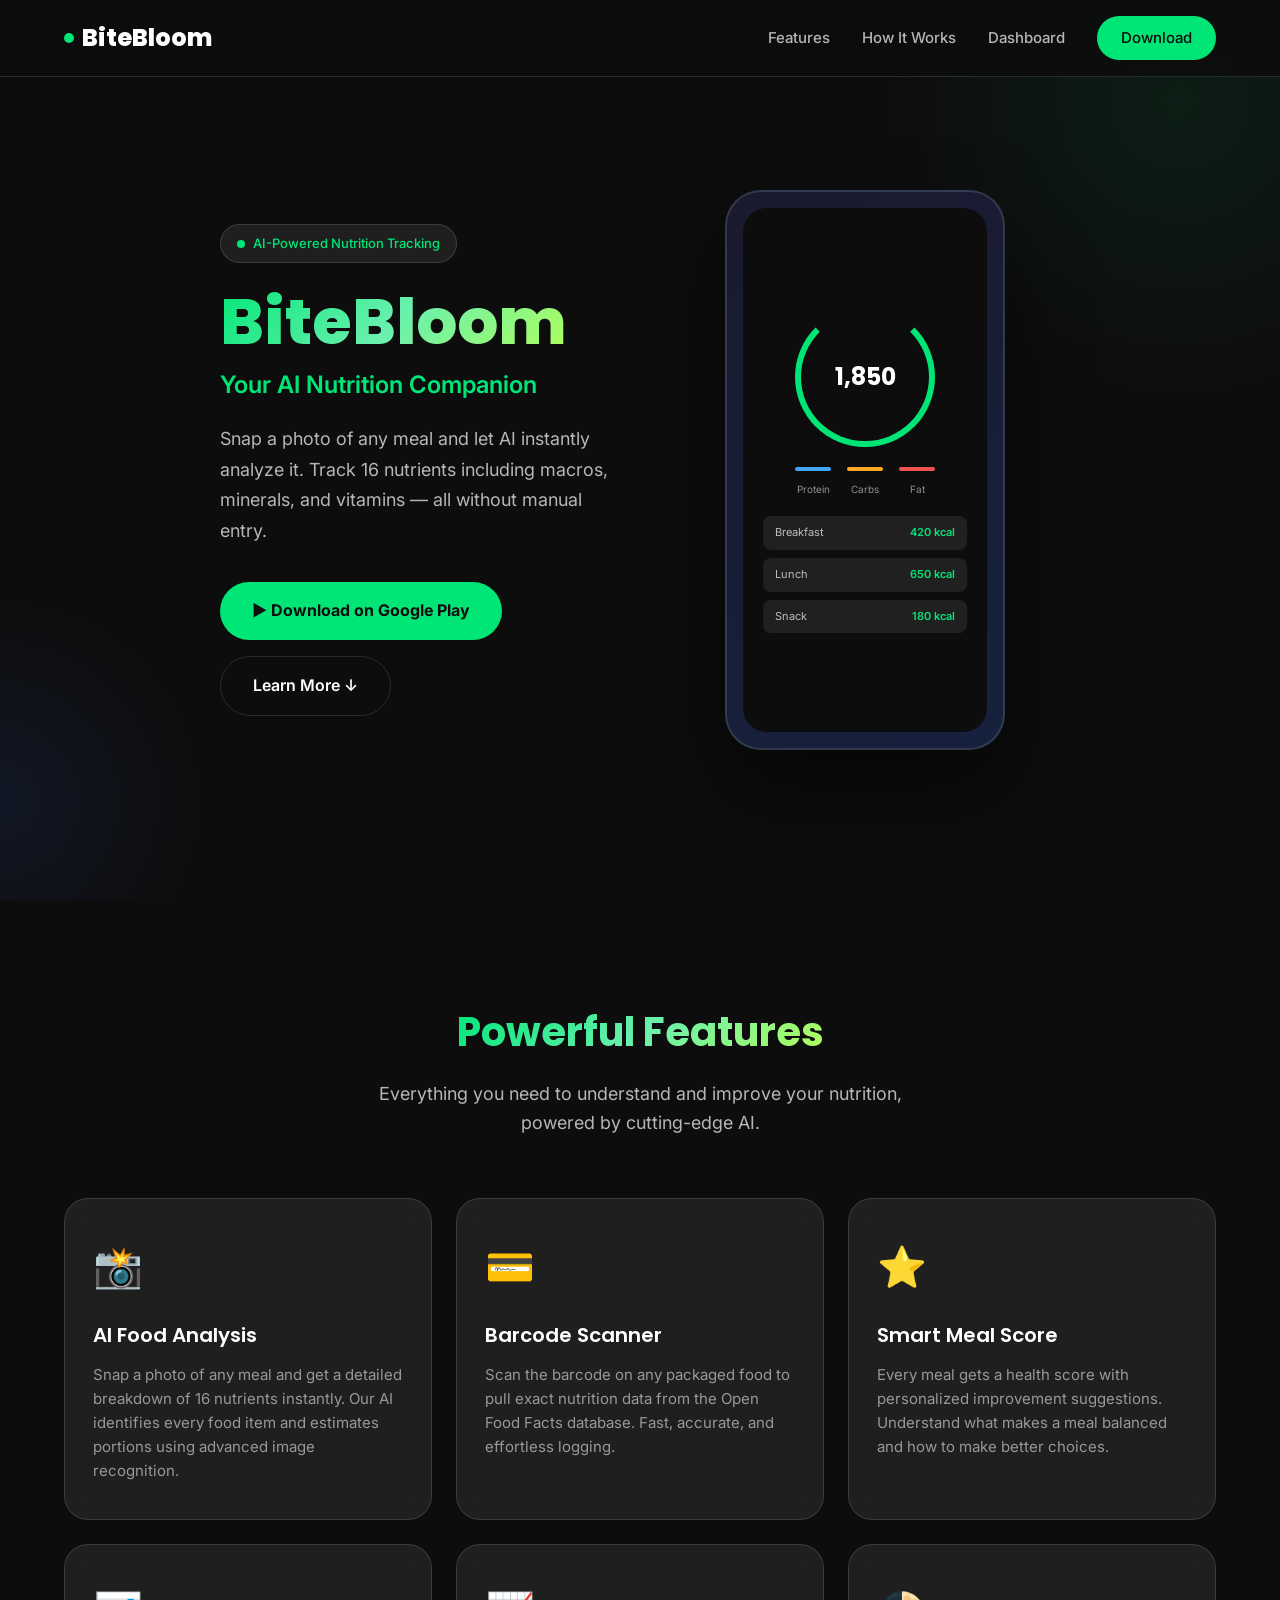
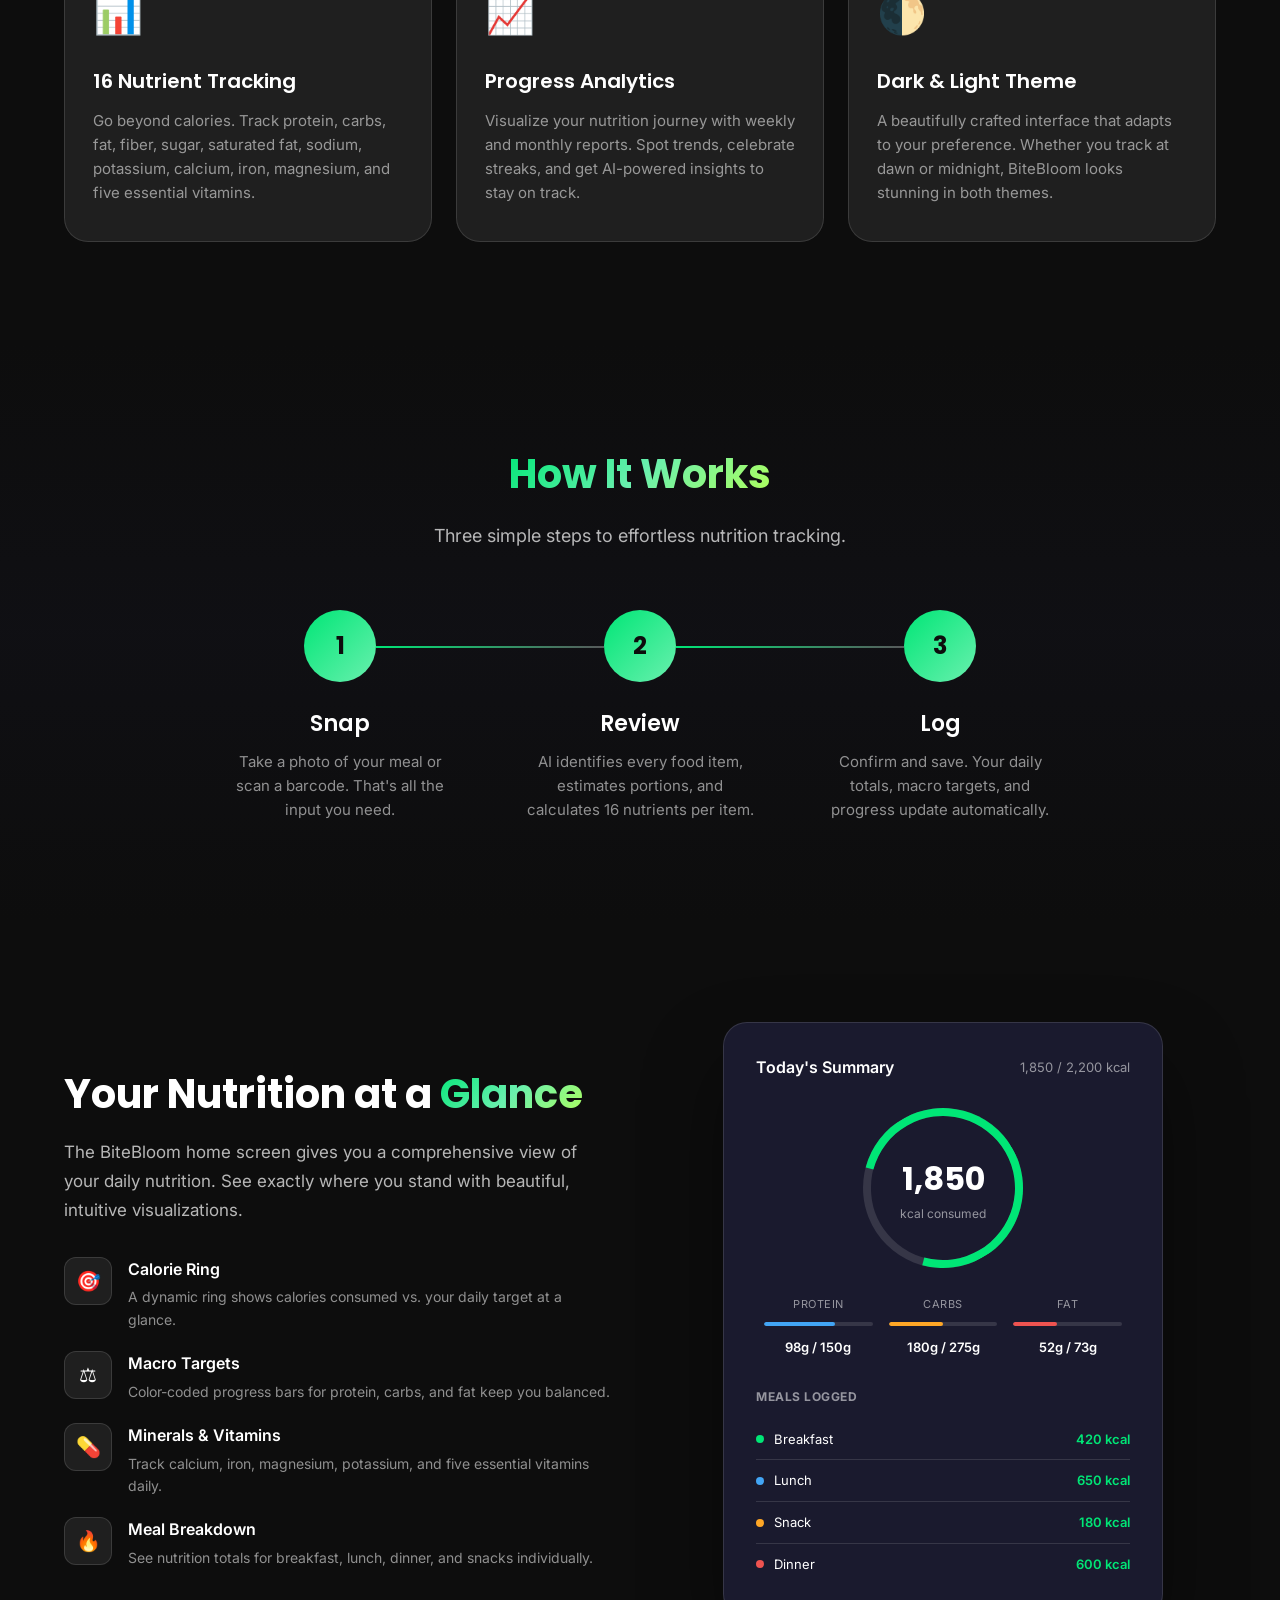
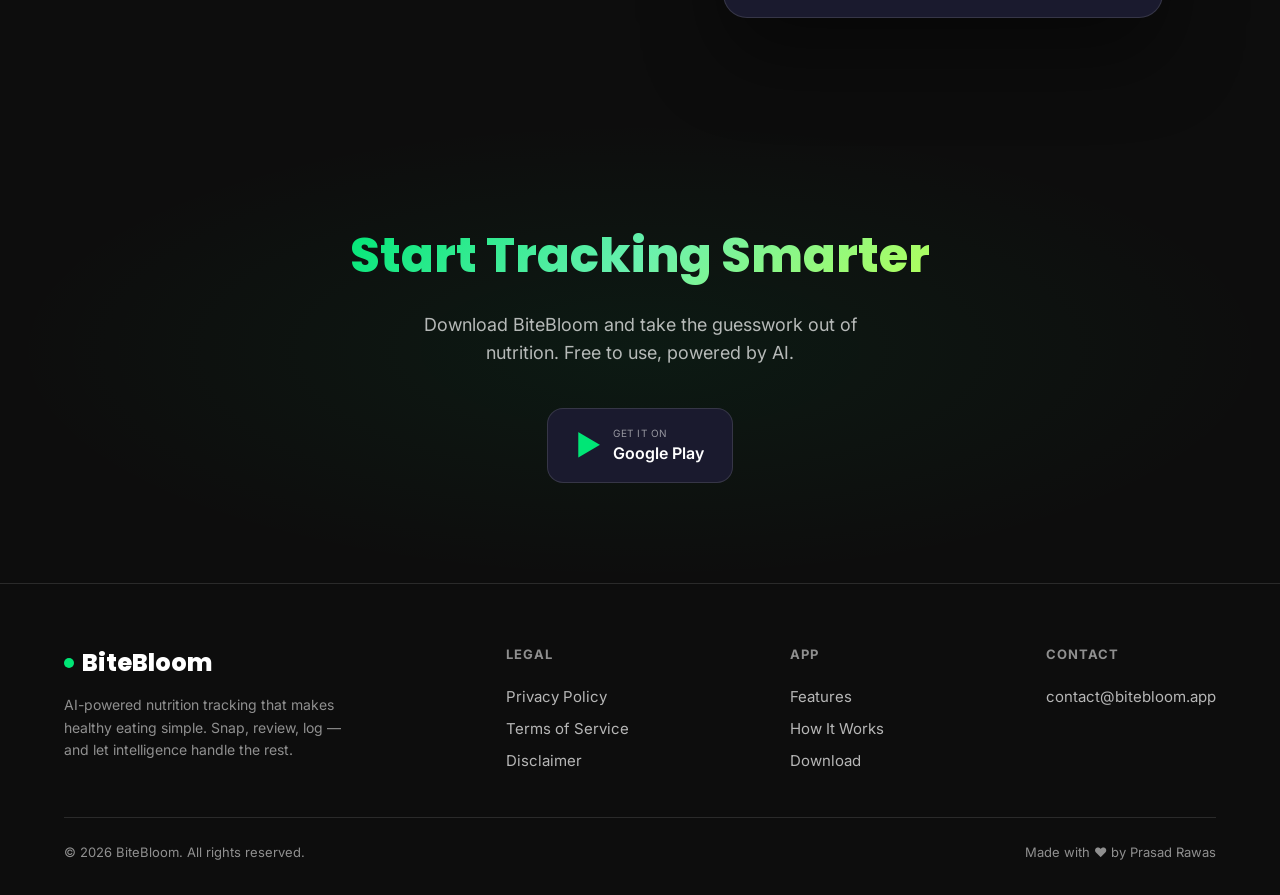
<file: docs/index.html>
<!DOCTYPE html>
<html lang="en">
<head>
  <meta charset="UTF-8">
  <meta name="viewport" content="width=device-width, initial-scale=1.0">
  <meta name="description" content="BiteBloom — Your AI Nutrition Companion. Snap a photo of any meal and instantly get detailed nutrition analysis with 16 nutrients tracked.">
  <meta name="keywords" content="calorie tracker, AI nutrition, food analysis, macro tracking, meal logger, health app">
  <meta name="author" content="Prasad Rawas">
  <meta name="robots" content="index, follow">
  <meta name="theme-color" content="#0D0D0D">
  <meta name="apple-mobile-web-app-title" content="BiteBloom">
  <meta name="application-name" content="BiteBloom">

  <!-- Canonical URL -->
  <link rel="canonical" href="https://prasadrawas.github.io/bitebloom/">

  <!-- Open Graph -->
  <meta property="og:title" content="BiteBloom — Your AI Nutrition Companion">
  <meta property="og:description" content="Snap a photo of any meal and instantly get detailed nutrition analysis with 16 nutrients tracked.">
  <meta property="og:type" content="website">
  <meta property="og:url" content="https://prasadrawas.github.io/bitebloom/">
  <meta property="og:image" content="https://prasadrawas.github.io/bitebloom/og-image.png">
  <meta property="og:site_name" content="BiteBloom">

  <!-- Twitter Card -->
  <meta name="twitter:card" content="summary_large_image">
  <meta name="twitter:title" content="BiteBloom — Your AI Nutrition Companion">
  <meta name="twitter:description" content="AI-powered calorie and macro tracking from food photos.">
  <meta name="twitter:image" content="https://prasadrawas.github.io/bitebloom/og-image.png">

  <title>BiteBloom — Your AI Nutrition Companion</title>
  <link rel="icon" type="image/png" href="favicon.png">
  <link rel="apple-touch-icon" href="apple-touch-icon.png">
  <link rel="stylesheet" href="styles.css">

  <!-- Structured Data: SoftwareApplication -->
  <script type="application/ld+json">
  {
    "@context": "https://schema.org",
    "@type": "SoftwareApplication",
    "name": "BiteBloom",
    "applicationCategory": "HealthApplication",
    "operatingSystem": "Android",
    "description": "AI-powered calorie and macro tracking app that analyzes food from photos",
    "offers": {
      "@type": "Offer",
      "price": "0",
      "priceCurrency": "USD"
    },
    "author": {
      "@type": "Person",
      "name": "Prasad Rawas"
    }
  }
  </script>

  <!-- Structured Data: Organization + WebSite -->
  <script type="application/ld+json">
  {
    "@context": "https://schema.org",
    "@graph": [
      {
        "@type": "Organization",
        "name": "BiteBloom",
        "url": "https://prasadrawas.github.io/bitebloom/",
        "logo": "https://prasadrawas.github.io/bitebloom/favicon.png",
        "contactPoint": {
          "@type": "ContactPoint",
          "email": "contact@bitebloom.app",
          "contactType": "customer support"
        }
      },
      {
        "@type": "WebSite",
        "name": "BiteBloom",
        "url": "https://prasadrawas.github.io/bitebloom/"
      }
    ]
  }
  </script>
</head>
<body>

  <!-- ===== NAVBAR ===== -->
  <nav class="navbar" role="navigation" aria-label="Main navigation">
    <div class="nav-inner">
      <a href="index.html" class="nav-logo" aria-label="BiteBloom home">
        <span class="logo-dot" aria-hidden="true"></span>BiteBloom
      </a>
      <div class="nav-links" id="navLinks">
        <a href="#features">Features</a>
        <a href="#how-it-works">How It Works</a>
        <a href="#dashboard">Dashboard</a>
        <a href="#download" class="nav-cta">Download</a>
      </div>
      <button class="menu-toggle" id="menuToggle" aria-label="Toggle navigation menu" aria-expanded="false" aria-controls="navLinks">
        <span aria-hidden="true"></span>
        <span aria-hidden="true"></span>
        <span aria-hidden="true"></span>
      </button>
    </div>
  </nav>

  <!-- ===== HERO ===== -->
  <section class="hero" aria-labelledby="hero-heading">
    <div class="container hero-inner">
      <div class="hero-content">
        <div class="hero-badge" role="text">AI-Powered Nutrition Tracking</div>
        <h1 id="hero-heading"><span class="gradient-text">BiteBloom</span></h1>
        <p class="hero-tagline">Your AI Nutrition Companion</p>
        <p class="hero-description">
          Snap a photo of any meal and let AI instantly analyze it. Track 16 nutrients including macros, minerals, and vitamins — all without manual entry.
        </p>
        <div class="hero-buttons">
          <a href="#download" class="btn-primary" aria-label="Download BiteBloom on Google Play">
            &#9654; Download on Google Play
          </a>
          <a href="#features" class="btn-secondary" aria-label="Learn more about BiteBloom features">
            Learn More &#8595;
          </a>
        </div>
      </div>
      <div class="hero-mockup" aria-hidden="true">
        <div class="phone-frame">
          <div class="phone-screen">
            <div class="mock-ring"></div>
            <div class="mock-macros">
              <div class="mock-macro">
                <div class="mock-macro-bar" style="background: var(--protein); width: 36px;"></div>
                <span>Protein</span>
              </div>
              <div class="mock-macro">
                <div class="mock-macro-bar" style="background: var(--carbs); width: 36px;"></div>
                <span>Carbs</span>
              </div>
              <div class="mock-macro">
                <div class="mock-macro-bar" style="background: var(--fat); width: 36px;"></div>
                <span>Fat</span>
              </div>
            </div>
            <div class="mock-items">
              <div class="mock-item">
                <span class="mock-item-name">Breakfast</span>
                <span class="mock-item-cal">420 kcal</span>
              </div>
              <div class="mock-item">
                <span class="mock-item-name">Lunch</span>
                <span class="mock-item-cal">650 kcal</span>
              </div>
              <div class="mock-item">
                <span class="mock-item-name">Snack</span>
                <span class="mock-item-cal">180 kcal</span>
              </div>
            </div>
          </div>
        </div>
      </div>
    </div>
  </section>

  <!-- ===== FEATURES ===== -->
  <section class="features" id="features" aria-labelledby="features-heading">
    <div class="container">
      <h2 id="features-heading" class="section-title"><span class="gradient-text">Powerful Features</span></h2>
      <p class="section-subtitle">Everything you need to understand and improve your nutrition, powered by cutting-edge AI.</p>
      <div class="features-grid">
        <div class="feature-card fade-in">
          <span class="feature-icon" aria-hidden="true">&#128248;</span>
          <h3>AI Food Analysis</h3>
          <p>Snap a photo of any meal and get a detailed breakdown of 16 nutrients instantly. Our AI identifies every food item and estimates portions using advanced image recognition.</p>
        </div>
        <div class="feature-card fade-in">
          <span class="feature-icon" aria-hidden="true">&#128179;</span>
          <h3>Barcode Scanner</h3>
          <p>Scan the barcode on any packaged food to pull exact nutrition data from the Open Food Facts database. Fast, accurate, and effortless logging.</p>
        </div>
        <div class="feature-card fade-in">
          <span class="feature-icon" aria-hidden="true">&#11088;</span>
          <h3>Smart Meal Score</h3>
          <p>Every meal gets a health score with personalized improvement suggestions. Understand what makes a meal balanced and how to make better choices.</p>
        </div>
        <div class="feature-card fade-in">
          <span class="feature-icon" aria-hidden="true">&#128202;</span>
          <h3>16 Nutrient Tracking</h3>
          <p>Go beyond calories. Track protein, carbs, fat, fiber, sugar, saturated fat, sodium, potassium, calcium, iron, magnesium, and five essential vitamins.</p>
        </div>
        <div class="feature-card fade-in">
          <span class="feature-icon" aria-hidden="true">&#128200;</span>
          <h3>Progress Analytics</h3>
          <p>Visualize your nutrition journey with weekly and monthly reports. Spot trends, celebrate streaks, and get AI-powered insights to stay on track.</p>
        </div>
        <div class="feature-card fade-in">
          <span class="feature-icon" aria-hidden="true">&#127763;</span>
          <h3>Dark &amp; Light Theme</h3>
          <p>A beautifully crafted interface that adapts to your preference. Whether you track at dawn or midnight, BiteBloom looks stunning in both themes.</p>
        </div>
      </div>
    </div>
  </section>

  <!-- ===== HOW IT WORKS ===== -->
  <section class="how-it-works" id="how-it-works" aria-labelledby="how-it-works-heading">
    <div class="container">
      <h2 id="how-it-works-heading" class="section-title"><span class="gradient-text">How It Works</span></h2>
      <p class="section-subtitle">Three simple steps to effortless nutrition tracking.</p>
      <div class="steps" role="list">
        <div class="step fade-in" role="listitem">
          <div class="step-number" aria-hidden="true">1</div>
          <div class="step-connector" aria-hidden="true"></div>
          <h3>Snap</h3>
          <p>Take a photo of your meal or scan a barcode. That's all the input you need.</p>
        </div>
        <div class="step fade-in" role="listitem">
          <div class="step-number" aria-hidden="true">2</div>
          <div class="step-connector" aria-hidden="true"></div>
          <h3>Review</h3>
          <p>AI identifies every food item, estimates portions, and calculates 16 nutrients per item.</p>
        </div>
        <div class="step fade-in" role="listitem">
          <div class="step-number" aria-hidden="true">3</div>
          <h3>Log</h3>
          <p>Confirm and save. Your daily totals, macro targets, and progress update automatically.</p>
        </div>
      </div>
    </div>
  </section>

  <!-- ===== DASHBOARD PREVIEW ===== -->
  <section class="dashboard-preview" id="dashboard" aria-labelledby="dashboard-heading">
    <div class="container dashboard-inner">
      <div class="dashboard-content fade-in">
        <h2 id="dashboard-heading">Your Nutrition at a <span class="gradient-text">Glance</span></h2>
        <p>The BiteBloom home screen gives you a comprehensive view of your daily nutrition. See exactly where you stand with beautiful, intuitive visualizations.</p>
        <div class="dashboard-features">
          <div class="dashboard-feature">
            <div class="dashboard-feature-icon" aria-hidden="true">&#127919;</div>
            <div>
              <h4>Calorie Ring</h4>
              <p>A dynamic ring shows calories consumed vs. your daily target at a glance.</p>
            </div>
          </div>
          <div class="dashboard-feature">
            <div class="dashboard-feature-icon" aria-hidden="true">&#9878;</div>
            <div>
              <h4>Macro Targets</h4>
              <p>Color-coded progress bars for protein, carbs, and fat keep you balanced.</p>
            </div>
          </div>
          <div class="dashboard-feature">
            <div class="dashboard-feature-icon" aria-hidden="true">&#128138;</div>
            <div>
              <h4>Minerals &amp; Vitamins</h4>
              <p>Track calcium, iron, magnesium, potassium, and five essential vitamins daily.</p>
            </div>
          </div>
          <div class="dashboard-feature">
            <div class="dashboard-feature-icon" aria-hidden="true">&#128293;</div>
            <div>
              <h4>Meal Breakdown</h4>
              <p>See nutrition totals for breakfast, lunch, dinner, and snacks individually.</p>
            </div>
          </div>
        </div>
      </div>
      <div class="dashboard-mockup fade-in" aria-hidden="true">
        <div class="dashboard-card">
          <div class="dash-header">
            <h4>Today's Summary</h4>
            <span>1,850 / 2,200 kcal</span>
          </div>
          <div class="dash-ring-area">
            <div class="dash-ring">
              <span class="cal-num">1,850</span>
              <span class="cal-label">kcal consumed</span>
            </div>
          </div>
          <div class="dash-macros">
            <div class="dash-macro protein">
              <span class="dash-macro-label">Protein</span>
              <div class="dash-macro-bar"></div>
              <span class="dash-macro-value">98g / 150g</span>
            </div>
            <div class="dash-macro carbs">
              <span class="dash-macro-label">Carbs</span>
              <div class="dash-macro-bar"></div>
              <span class="dash-macro-value">180g / 275g</span>
            </div>
            <div class="dash-macro fat">
              <span class="dash-macro-label">Fat</span>
              <div class="dash-macro-bar"></div>
              <span class="dash-macro-value">52g / 73g</span>
            </div>
          </div>
          <div class="dash-meals">
            <h5>Meals Logged</h5>
            <div class="dash-meal-item">
              <div class="dash-meal-info">
                <span class="dash-meal-dot" style="background: var(--accent);"></span>
                <span class="dash-meal-name">Breakfast</span>
              </div>
              <span class="dash-meal-cal">420 kcal</span>
            </div>
            <div class="dash-meal-item">
              <div class="dash-meal-info">
                <span class="dash-meal-dot" style="background: var(--protein);"></span>
                <span class="dash-meal-name">Lunch</span>
              </div>
              <span class="dash-meal-cal">650 kcal</span>
            </div>
            <div class="dash-meal-item">
              <div class="dash-meal-info">
                <span class="dash-meal-dot" style="background: var(--carbs);"></span>
                <span class="dash-meal-name">Snack</span>
              </div>
              <span class="dash-meal-cal">180 kcal</span>
            </div>
            <div class="dash-meal-item">
              <div class="dash-meal-info">
                <span class="dash-meal-dot" style="background: var(--fat);"></span>
                <span class="dash-meal-name">Dinner</span>
              </div>
              <span class="dash-meal-cal">600 kcal</span>
            </div>
          </div>
        </div>
      </div>
    </div>
  </section>

  <!-- ===== CTA / DOWNLOAD ===== -->
  <section class="cta" id="download" aria-labelledby="download-heading">
    <div class="container cta-inner">
      <h2 id="download-heading"><span class="gradient-text">Start Tracking Smarter</span></h2>
      <p>Download BiteBloom and take the guesswork out of nutrition. Free to use, powered by AI.</p>
      <div class="cta-buttons">
        <a href="#" class="store-badge" aria-label="Download BiteBloom on Google Play Store">
          <span class="store-badge-icon" aria-hidden="true">&#9654;</span>
          <div class="store-badge-text">
            <small>Get it on</small>
            <span>Google Play</span>
          </div>
        </a>
      </div>
    </div>
  </section>

  <!-- ===== FOOTER ===== -->
  <footer class="footer" role="contentinfo">
    <div class="container">
      <div class="footer-inner">
        <div class="footer-brand">
          <div class="nav-logo" aria-label="BiteBloom">
            <span class="logo-dot" aria-hidden="true"></span>BiteBloom
          </div>
          <p>AI-powered nutrition tracking that makes healthy eating simple. Snap, review, log — and let intelligence handle the rest.</p>
        </div>
        <nav class="footer-links-group" aria-label="Legal pages">
          <h4>Legal</h4>
          <a href="privacy.html">Privacy Policy</a>
          <a href="terms.html">Terms of Service</a>
          <a href="disclaimer.html">Disclaimer</a>
        </nav>
        <nav class="footer-links-group" aria-label="App sections">
          <h4>App</h4>
          <a href="#features">Features</a>
          <a href="#how-it-works">How It Works</a>
          <a href="#download">Download</a>
        </nav>
        <div class="footer-links-group">
          <h4>Contact</h4>
          <a href="mailto:contact@bitebloom.app" aria-label="Send email to BiteBloom support">contact@bitebloom.app</a>
        </div>
      </div>
      <div class="footer-bottom">
        <p>&copy; 2026 BiteBloom. All rights reserved.</p>
        <p class="made-with">Made with &#10084;&#65039; by Prasad Rawas</p>
      </div>
    </div>
  </footer>

  <!-- ===== JAVASCRIPT ===== -->
  <script>
    // Mobile menu toggle
    const menuToggle = document.getElementById('menuToggle');
    const navLinks = document.getElementById('navLinks');

    menuToggle.addEventListener('click', () => {
      const isOpen = navLinks.classList.toggle('open');
      menuToggle.classList.toggle('active');
      menuToggle.setAttribute('aria-expanded', isOpen ? 'true' : 'false');
    });

    // Close menu on link click
    navLinks.querySelectorAll('a').forEach(link => {
      link.addEventListener('click', () => {
        menuToggle.classList.remove('active');
        navLinks.classList.remove('open');
        menuToggle.setAttribute('aria-expanded', 'false');
      });
    });

    // Scroll fade-in with Intersection Observer
    const fadeElements = document.querySelectorAll('.fade-in');
    const observer = new IntersectionObserver((entries) => {
      entries.forEach((entry, index) => {
        if (entry.isIntersecting) {
          // Stagger the animation
          setTimeout(() => {
            entry.target.classList.add('visible');
          }, index * 100);
          observer.unobserve(entry.target);
        }
      });
    }, {
      threshold: 0.1,
      rootMargin: '0px 0px -50px 0px'
    });

    fadeElements.forEach(el => observer.observe(el));
  </script>

</body>
</html>
</file>
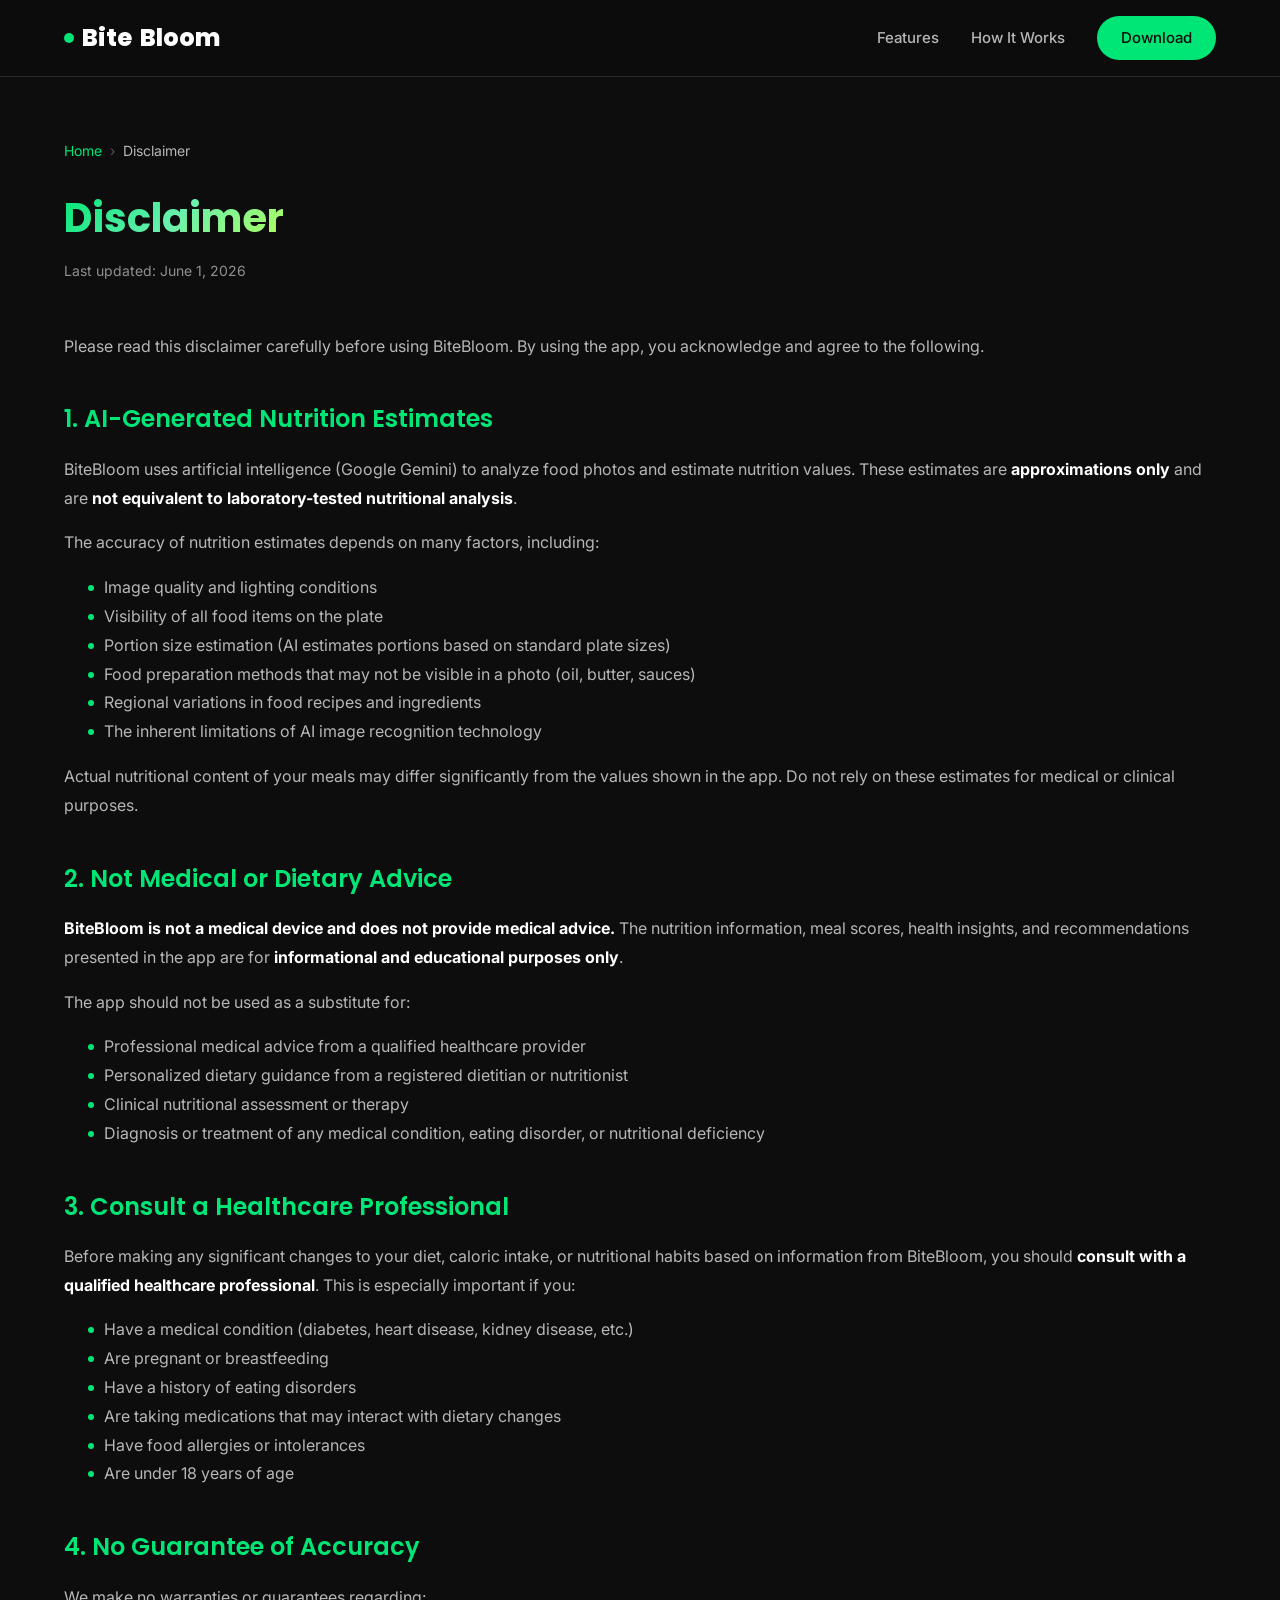
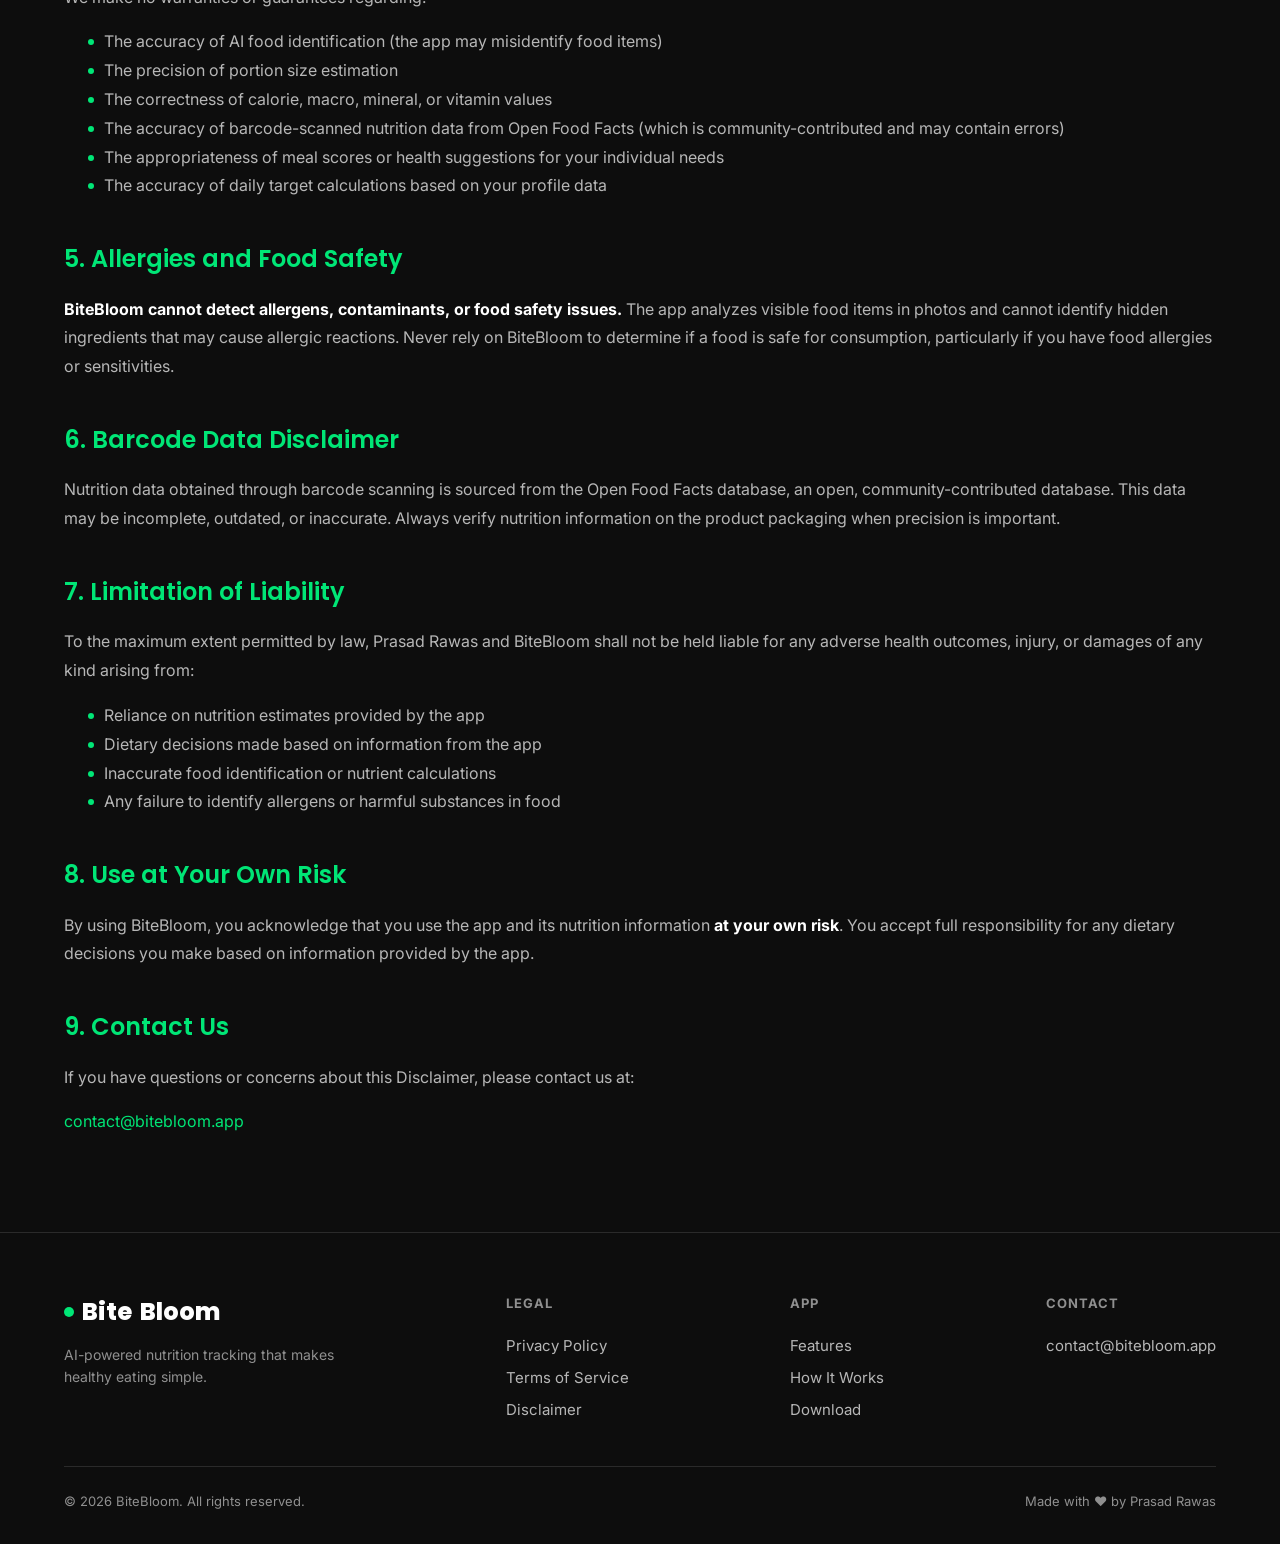
<file: docs/disclaimer.html>
<!DOCTYPE html>
<html lang="en">
<head>
  <meta charset="UTF-8">
  <meta name="viewport" content="width=device-width, initial-scale=1.0">
  <meta name="description" content="Health and accuracy disclaimer for BiteBloom — important information about the limitations of our AI nutrition analysis and when to consult a healthcare professional.">
  <meta name="robots" content="index, follow">
  <meta name="theme-color" content="#0D0D0D">
  <meta name="apple-mobile-web-app-title" content="BiteBloom">
  <meta name="application-name" content="BiteBloom">

  <!-- Canonical URL -->
  <link rel="canonical" href="https://bitebloom.prasadrawas.online/disclaimer.html">

  <!-- Open Graph -->
  <meta property="og:title" content="Disclaimer — BiteBloom">
  <meta property="og:description" content="Important health and accuracy information about BiteBloom's AI nutrition analysis.">
  <meta property="og:type" content="website">
  <meta property="og:url" content="https://bitebloom.prasadrawas.online/disclaimer.html">
  <meta property="og:image" content="https://bitebloom.prasadrawas.online/og-image.png">
  <meta property="og:site_name" content="BiteBloom">

  <!-- Twitter Card -->
  <meta name="twitter:card" content="summary_large_image">
  <meta name="twitter:title" content="Disclaimer — BiteBloom">
  <meta name="twitter:description" content="Important health and accuracy information about BiteBloom's AI nutrition analysis.">
  <meta name="twitter:image" content="https://bitebloom.prasadrawas.online/og-image.png">

  <title>Disclaimer — BiteBloom</title>
  <link rel="icon" type="image/png" href="favicon.png">
  <link rel="apple-touch-icon" href="apple-touch-icon.png">
  <link rel="stylesheet" href="styles.css">

  <!-- Structured Data: WebPage -->
  <script type="application/ld+json">
  {
    "@context": "https://schema.org",
    "@type": "WebPage",
    "name": "Disclaimer — BiteBloom",
    "description": "Health and accuracy disclaimer for BiteBloom — important information about the limitations of our AI nutrition analysis.",
    "url": "https://bitebloom.prasadrawas.online/disclaimer.html",
    "isPartOf": {
      "@type": "WebSite",
      "name": "BiteBloom",
      "url": "https://bitebloom.prasadrawas.online/"
    },
    "breadcrumb": {
      "@type": "BreadcrumbList",
      "itemListElement": [
        {
          "@type": "ListItem",
          "position": 1,
          "name": "Home",
          "item": "https://bitebloom.prasadrawas.online/"
        },
        {
          "@type": "ListItem",
          "position": 2,
          "name": "Disclaimer",
          "item": "https://bitebloom.prasadrawas.online/disclaimer.html"
        }
      ]
    }
  }
  </script>
</head>
<body>

  <!-- ===== NAVBAR ===== -->
  <nav class="navbar" role="navigation" aria-label="Main navigation">
    <div class="nav-inner">
      <a href="index.html" class="nav-logo" aria-label="BiteBloom home">
        <span class="logo-dot" aria-hidden="true"></span>Bite<span class="text-accent">Bloom</span>
      </a>
      <div class="nav-links" id="navLinks">
        <a href="index.html#features">Features</a>
        <a href="index.html#how-it-works">How It Works</a>
        <a href="index.html#download" class="nav-cta">Download</a>
      </div>
      <button class="menu-toggle" id="menuToggle" aria-label="Toggle navigation menu" aria-expanded="false" aria-controls="navLinks">
        <span aria-hidden="true"></span>
        <span aria-hidden="true"></span>
        <span aria-hidden="true"></span>
      </button>
    </div>
  </nav>

  <!-- ===== CONTENT ===== -->
  <main class="legal-page" aria-labelledby="page-heading">
    <div class="container">

      <!-- Breadcrumb -->
      <nav class="breadcrumb" aria-label="Breadcrumb">
        <ol>
          <li><a href="index.html">Home</a></li>
          <li aria-current="page">Disclaimer</li>
        </ol>
      </nav>

      <h1 id="page-heading"><span class="gradient-text">Disclaimer</span></h1>
      <p class="legal-updated">Last updated: June 1, 2026</p>

      <p>Please read this disclaimer carefully before using BiteBloom. By using the app, you acknowledge and agree to the following.</p>

      <h2>1. AI-Generated Nutrition Estimates</h2>
      <p>BiteBloom uses artificial intelligence (Google Gemini) to analyze food photos and estimate nutrition values. These estimates are <strong>approximations only</strong> and are <strong>not equivalent to laboratory-tested nutritional analysis</strong>.</p>
      <p>The accuracy of nutrition estimates depends on many factors, including:</p>
      <ul>
        <li>Image quality and lighting conditions</li>
        <li>Visibility of all food items on the plate</li>
        <li>Portion size estimation (AI estimates portions based on standard plate sizes)</li>
        <li>Food preparation methods that may not be visible in a photo (oil, butter, sauces)</li>
        <li>Regional variations in food recipes and ingredients</li>
        <li>The inherent limitations of AI image recognition technology</li>
      </ul>
      <p>Actual nutritional content of your meals may differ significantly from the values shown in the app. Do not rely on these estimates for medical or clinical purposes.</p>

      <h2>2. Not Medical or Dietary Advice</h2>
      <p><strong>BiteBloom is not a medical device and does not provide medical advice.</strong> The nutrition information, meal scores, health insights, and recommendations presented in the app are for <strong>informational and educational purposes only</strong>.</p>
      <p>The app should not be used as a substitute for:</p>
      <ul>
        <li>Professional medical advice from a qualified healthcare provider</li>
        <li>Personalized dietary guidance from a registered dietitian or nutritionist</li>
        <li>Clinical nutritional assessment or therapy</li>
        <li>Diagnosis or treatment of any medical condition, eating disorder, or nutritional deficiency</li>
      </ul>

      <h2>3. Consult a Healthcare Professional</h2>
      <p>Before making any significant changes to your diet, caloric intake, or nutritional habits based on information from BiteBloom, you should <strong>consult with a qualified healthcare professional</strong>. This is especially important if you:</p>
      <ul>
        <li>Have a medical condition (diabetes, heart disease, kidney disease, etc.)</li>
        <li>Are pregnant or breastfeeding</li>
        <li>Have a history of eating disorders</li>
        <li>Are taking medications that may interact with dietary changes</li>
        <li>Have food allergies or intolerances</li>
        <li>Are under 18 years of age</li>
      </ul>

      <h2>4. No Guarantee of Accuracy</h2>
      <p>We make no warranties or guarantees regarding:</p>
      <ul>
        <li>The accuracy of AI food identification (the app may misidentify food items)</li>
        <li>The precision of portion size estimation</li>
        <li>The correctness of calorie, macro, mineral, or vitamin values</li>
        <li>The accuracy of barcode-scanned nutrition data from Open Food Facts (which is community-contributed and may contain errors)</li>
        <li>The appropriateness of meal scores or health suggestions for your individual needs</li>
        <li>The accuracy of daily target calculations based on your profile data</li>
      </ul>

      <h2>5. Allergies and Food Safety</h2>
      <p><strong>BiteBloom cannot detect allergens, contaminants, or food safety issues.</strong> The app analyzes visible food items in photos and cannot identify hidden ingredients that may cause allergic reactions. Never rely on BiteBloom to determine if a food is safe for consumption, particularly if you have food allergies or sensitivities.</p>

      <h2>6. Barcode Data Disclaimer</h2>
      <p>Nutrition data obtained through barcode scanning is sourced from the Open Food Facts database, an open, community-contributed database. This data may be incomplete, outdated, or inaccurate. Always verify nutrition information on the product packaging when precision is important.</p>

      <h2>7. Limitation of Liability</h2>
      <p>To the maximum extent permitted by law, Prasad Rawas and BiteBloom shall not be held liable for any adverse health outcomes, injury, or damages of any kind arising from:</p>
      <ul>
        <li>Reliance on nutrition estimates provided by the app</li>
        <li>Dietary decisions made based on information from the app</li>
        <li>Inaccurate food identification or nutrient calculations</li>
        <li>Any failure to identify allergens or harmful substances in food</li>
      </ul>

      <h2>8. Use at Your Own Risk</h2>
      <p>By using BiteBloom, you acknowledge that you use the app and its nutrition information <strong>at your own risk</strong>. You accept full responsibility for any dietary decisions you make based on information provided by the app.</p>

      <h2>9. Contact Us</h2>
      <p>If you have questions or concerns about this Disclaimer, please contact us at:</p>
      <p><a href="mailto:contact@bitebloom.app" aria-label="Send email to BiteBloom support">contact@bitebloom.app</a></p>
    </div>
  </main>

  <!-- ===== FOOTER ===== -->
  <footer class="footer" role="contentinfo">
    <div class="container">
      <div class="footer-inner">
        <div class="footer-brand">
          <div class="nav-logo" aria-label="BiteBloom">
            <span class="logo-dot" aria-hidden="true"></span>Bite<span class="text-accent">Bloom</span>
          </div>
          <p>AI-powered nutrition tracking that makes healthy eating simple.</p>
        </div>
        <nav class="footer-links-group" aria-label="Legal pages">
          <h4>Legal</h4>
          <a href="privacy.html">Privacy Policy</a>
          <a href="terms.html">Terms of Service</a>
          <a href="disclaimer.html">Disclaimer</a>
        </nav>
        <nav class="footer-links-group" aria-label="App sections">
          <h4>App</h4>
          <a href="index.html#features">Features</a>
          <a href="index.html#how-it-works">How It Works</a>
          <a href="index.html#download">Download</a>
        </nav>
        <div class="footer-links-group">
          <h4>Contact</h4>
          <a href="mailto:contact@bitebloom.app" aria-label="Send email to BiteBloom support">contact@bitebloom.app</a>
        </div>
      </div>
      <div class="footer-bottom">
        <p>&copy; 2026 BiteBloom. All rights reserved.</p>
        <p class="made-with">Made with &#10084;&#65039; by Prasad Rawas</p>
      </div>
    </div>
  </footer>

  <script>
    const menuToggle = document.getElementById('menuToggle');
    const navLinks = document.getElementById('navLinks');
    menuToggle.addEventListener('click', () => {
      const isOpen = navLinks.classList.toggle('open');
      menuToggle.classList.toggle('active');
      menuToggle.setAttribute('aria-expanded', isOpen ? 'true' : 'false');
    });
    navLinks.querySelectorAll('a').forEach(link => {
      link.addEventListener('click', () => {
        menuToggle.classList.remove('active');
        navLinks.classList.remove('open');
        menuToggle.setAttribute('aria-expanded', 'false');
      });
    });
  </script>

</body>
</html>
</file>
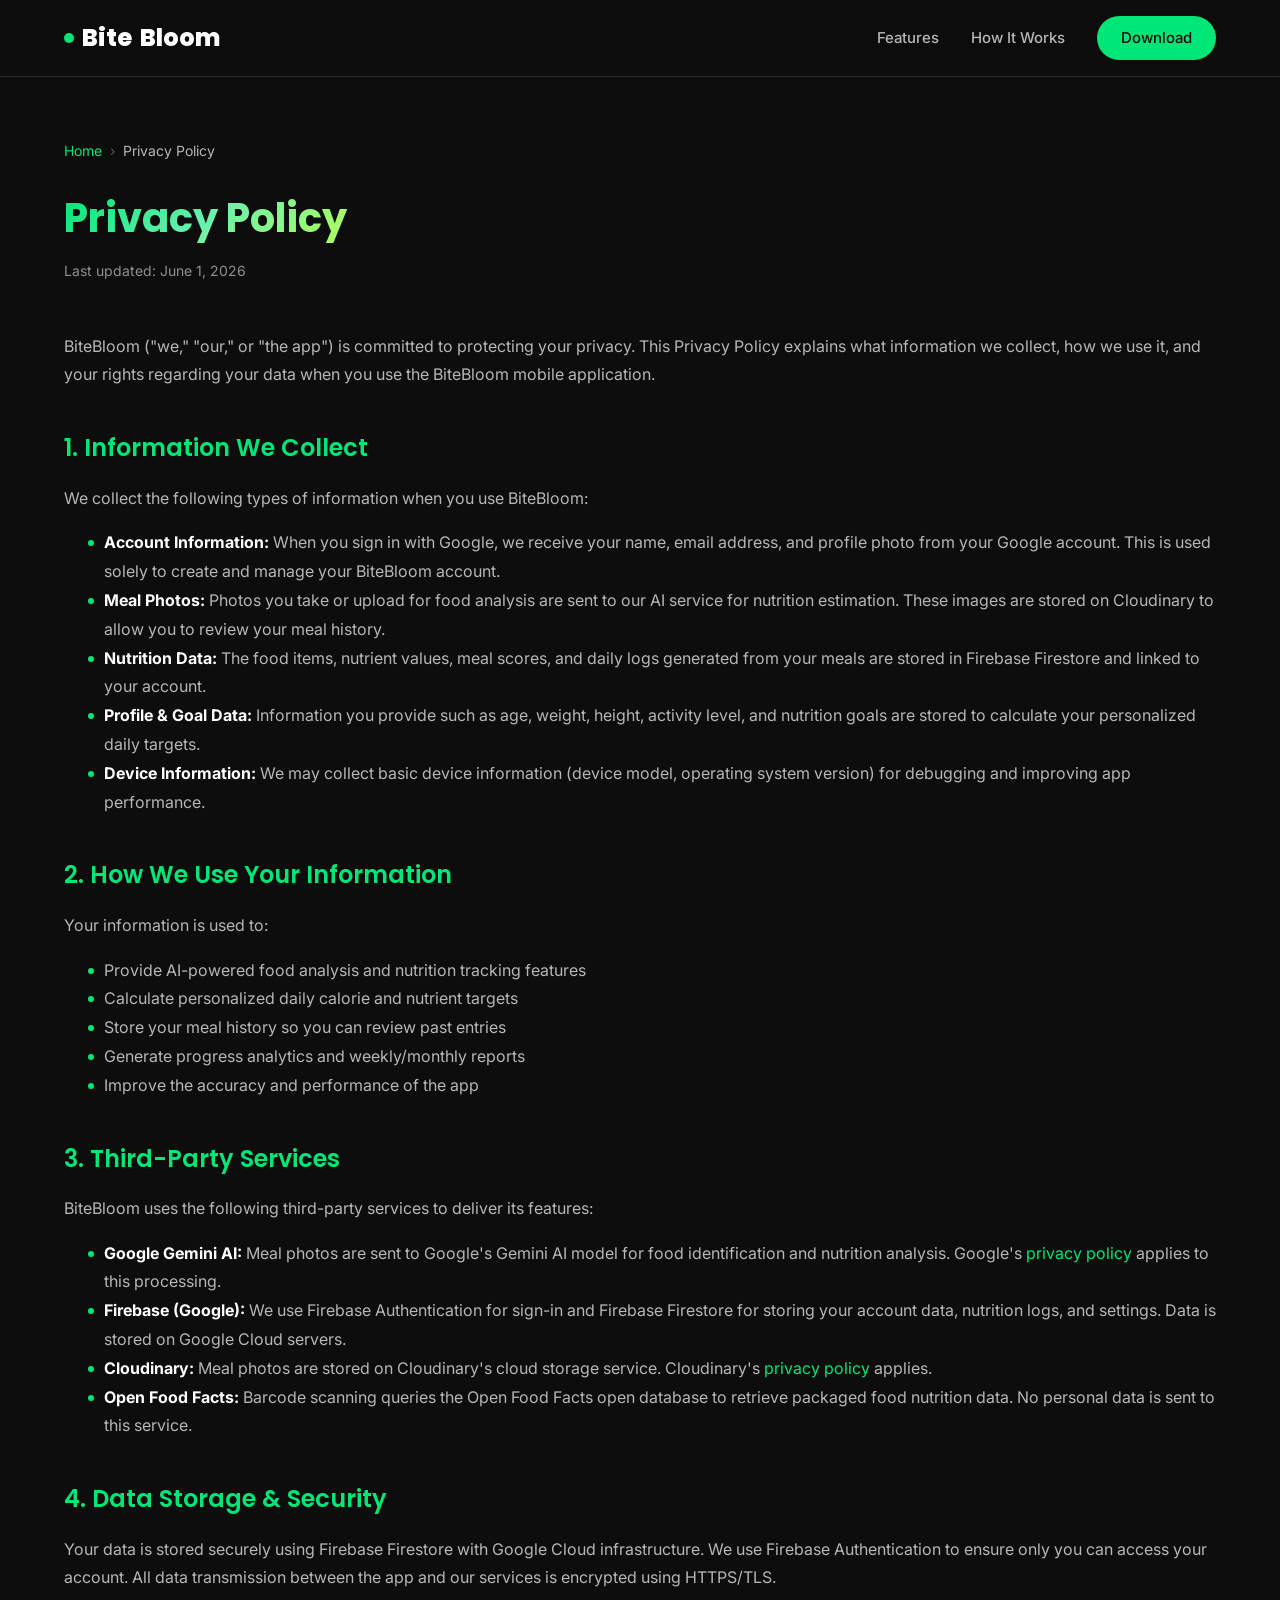
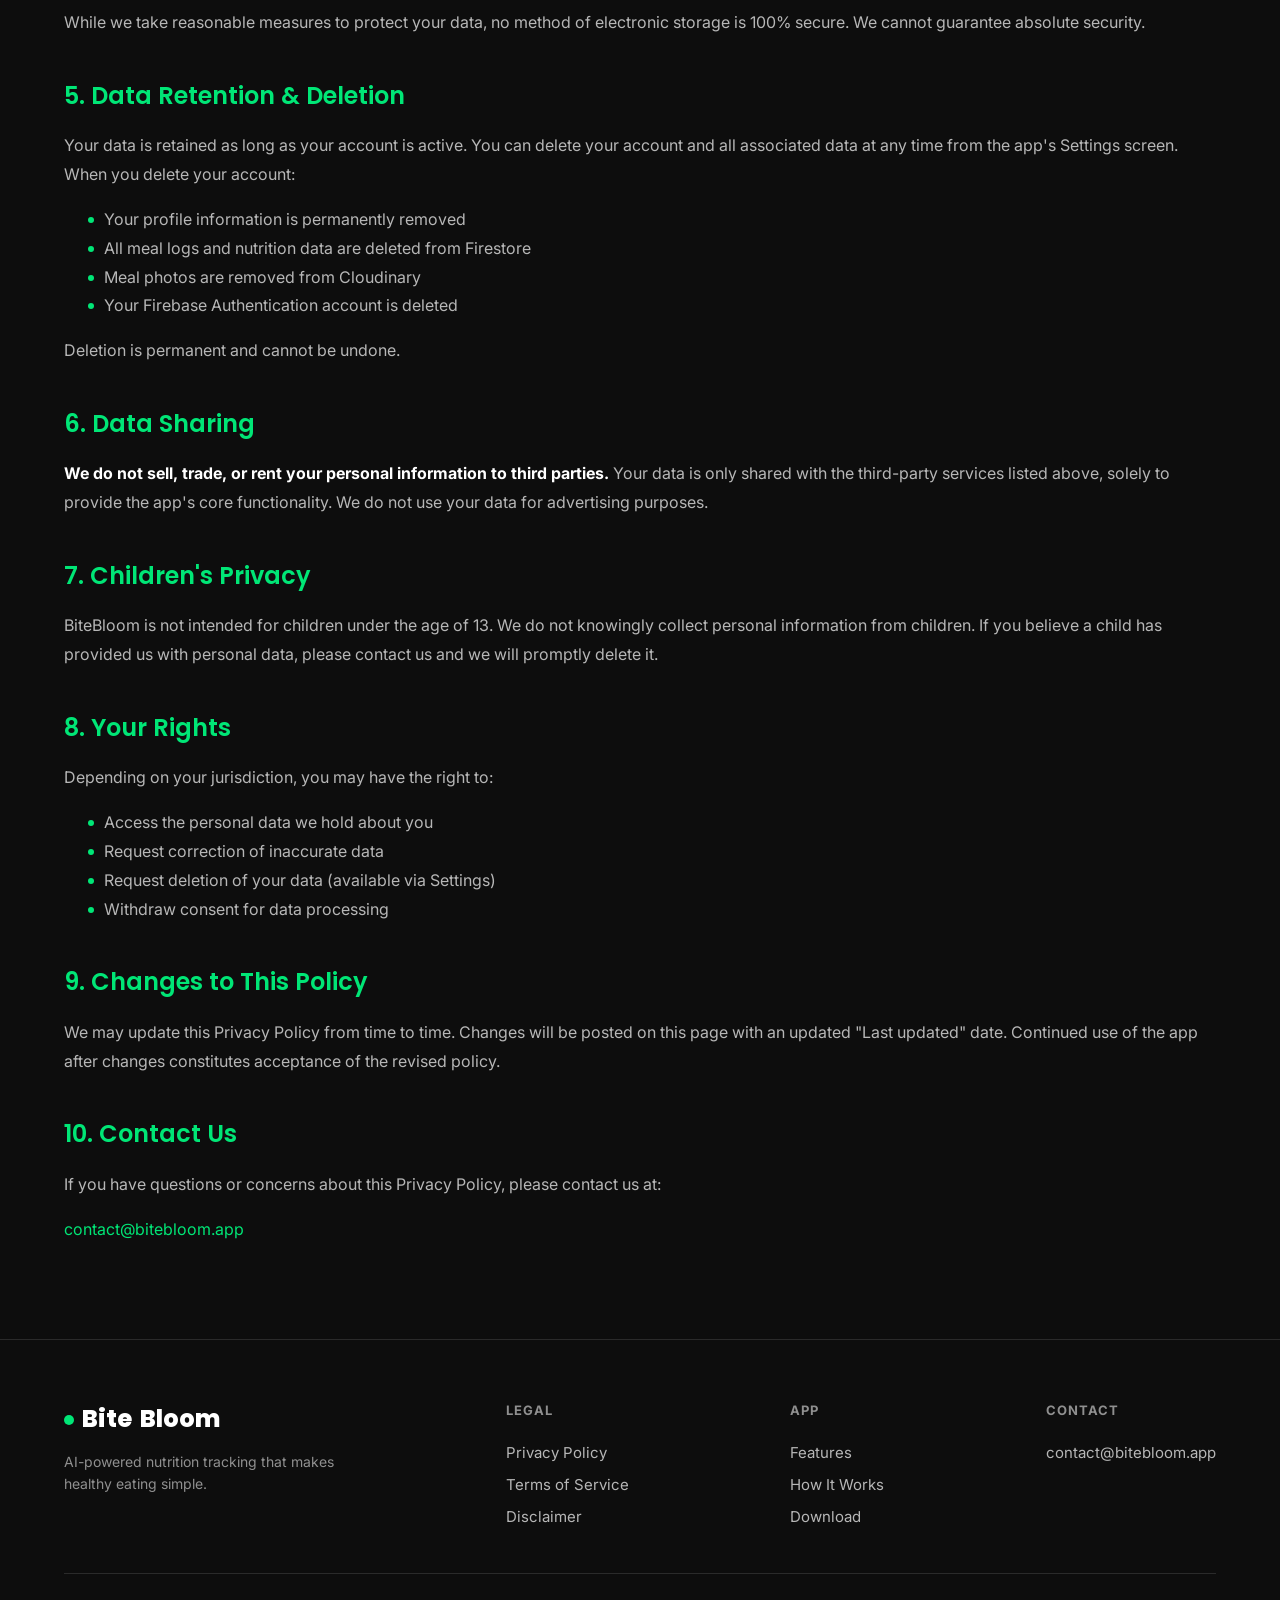
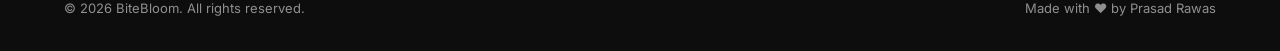
<file: docs/privacy.html>
<!DOCTYPE html>
<html lang="en">
<head>
  <meta charset="UTF-8">
  <meta name="viewport" content="width=device-width, initial-scale=1.0">
  <meta name="description" content="Privacy Policy for BiteBloom — learn how we collect, use, and protect your personal data in our AI nutrition tracking app.">
  <meta name="robots" content="index, follow">
  <meta name="theme-color" content="#0D0D0D">
  <meta name="apple-mobile-web-app-title" content="BiteBloom">
  <meta name="application-name" content="BiteBloom">

  <!-- Canonical URL -->
  <link rel="canonical" href="https://bitebloom.prasadrawas.online/privacy.html">

  <!-- Open Graph -->
  <meta property="og:title" content="Privacy Policy — BiteBloom">
  <meta property="og:description" content="Learn how BiteBloom collects, uses, and protects your data.">
  <meta property="og:type" content="website">
  <meta property="og:url" content="https://bitebloom.prasadrawas.online/privacy.html">
  <meta property="og:image" content="https://bitebloom.prasadrawas.online/og-image.png">
  <meta property="og:site_name" content="BiteBloom">

  <!-- Twitter Card -->
  <meta name="twitter:card" content="summary_large_image">
  <meta name="twitter:title" content="Privacy Policy — BiteBloom">
  <meta name="twitter:description" content="Learn how BiteBloom collects, uses, and protects your data.">
  <meta name="twitter:image" content="https://bitebloom.prasadrawas.online/og-image.png">

  <title>Privacy Policy — BiteBloom</title>
  <link rel="icon" type="image/png" href="favicon.png">
  <link rel="apple-touch-icon" href="apple-touch-icon.png">
  <link rel="stylesheet" href="styles.css">

  <!-- Structured Data: WebPage -->
  <script type="application/ld+json">
  {
    "@context": "https://schema.org",
    "@type": "WebPage",
    "name": "Privacy Policy — BiteBloom",
    "description": "Privacy Policy for BiteBloom — learn how we collect, use, and protect your personal data in our AI nutrition tracking app.",
    "url": "https://bitebloom.prasadrawas.online/privacy.html",
    "isPartOf": {
      "@type": "WebSite",
      "name": "BiteBloom",
      "url": "https://bitebloom.prasadrawas.online/"
    },
    "breadcrumb": {
      "@type": "BreadcrumbList",
      "itemListElement": [
        {
          "@type": "ListItem",
          "position": 1,
          "name": "Home",
          "item": "https://bitebloom.prasadrawas.online/"
        },
        {
          "@type": "ListItem",
          "position": 2,
          "name": "Privacy Policy",
          "item": "https://bitebloom.prasadrawas.online/privacy.html"
        }
      ]
    }
  }
  </script>
</head>
<body>

  <!-- ===== NAVBAR ===== -->
  <nav class="navbar" role="navigation" aria-label="Main navigation">
    <div class="nav-inner">
      <a href="index.html" class="nav-logo" aria-label="BiteBloom home">
        <span class="logo-dot" aria-hidden="true"></span>Bite<span class="text-accent">Bloom</span>
      </a>
      <div class="nav-links" id="navLinks">
        <a href="index.html#features">Features</a>
        <a href="index.html#how-it-works">How It Works</a>
        <a href="index.html#download" class="nav-cta">Download</a>
      </div>
      <button class="menu-toggle" id="menuToggle" aria-label="Toggle navigation menu" aria-expanded="false" aria-controls="navLinks">
        <span aria-hidden="true"></span>
        <span aria-hidden="true"></span>
        <span aria-hidden="true"></span>
      </button>
    </div>
  </nav>

  <!-- ===== CONTENT ===== -->
  <main class="legal-page" aria-labelledby="page-heading">
    <div class="container">

      <!-- Breadcrumb -->
      <nav class="breadcrumb" aria-label="Breadcrumb">
        <ol>
          <li><a href="index.html">Home</a></li>
          <li aria-current="page">Privacy Policy</li>
        </ol>
      </nav>

      <h1 id="page-heading"><span class="gradient-text">Privacy Policy</span></h1>
      <p class="legal-updated">Last updated: June 1, 2026</p>

      <p>BiteBloom ("we," "our," or "the app") is committed to protecting your privacy. This Privacy Policy explains what information we collect, how we use it, and your rights regarding your data when you use the BiteBloom mobile application.</p>

      <h2>1. Information We Collect</h2>
      <p>We collect the following types of information when you use BiteBloom:</p>
      <ul>
        <li><strong>Account Information:</strong> When you sign in with Google, we receive your name, email address, and profile photo from your Google account. This is used solely to create and manage your BiteBloom account.</li>
        <li><strong>Meal Photos:</strong> Photos you take or upload for food analysis are sent to our AI service for nutrition estimation. These images are stored on Cloudinary to allow you to review your meal history.</li>
        <li><strong>Nutrition Data:</strong> The food items, nutrient values, meal scores, and daily logs generated from your meals are stored in Firebase Firestore and linked to your account.</li>
        <li><strong>Profile &amp; Goal Data:</strong> Information you provide such as age, weight, height, activity level, and nutrition goals are stored to calculate your personalized daily targets.</li>
        <li><strong>Device Information:</strong> We may collect basic device information (device model, operating system version) for debugging and improving app performance.</li>
      </ul>

      <h2>2. How We Use Your Information</h2>
      <p>Your information is used to:</p>
      <ul>
        <li>Provide AI-powered food analysis and nutrition tracking features</li>
        <li>Calculate personalized daily calorie and nutrient targets</li>
        <li>Store your meal history so you can review past entries</li>
        <li>Generate progress analytics and weekly/monthly reports</li>
        <li>Improve the accuracy and performance of the app</li>
      </ul>

      <h2>3. Third-Party Services</h2>
      <p>BiteBloom uses the following third-party services to deliver its features:</p>
      <ul>
        <li><strong>Google Gemini AI:</strong> Meal photos are sent to Google's Gemini AI model for food identification and nutrition analysis. Google's <a href="https://policies.google.com/privacy" target="_blank" rel="noopener noreferrer">privacy policy</a> applies to this processing.</li>
        <li><strong>Firebase (Google):</strong> We use Firebase Authentication for sign-in and Firebase Firestore for storing your account data, nutrition logs, and settings. Data is stored on Google Cloud servers.</li>
        <li><strong>Cloudinary:</strong> Meal photos are stored on Cloudinary's cloud storage service. Cloudinary's <a href="https://cloudinary.com/privacy" target="_blank" rel="noopener noreferrer">privacy policy</a> applies.</li>
        <li><strong>Open Food Facts:</strong> Barcode scanning queries the Open Food Facts open database to retrieve packaged food nutrition data. No personal data is sent to this service.</li>
      </ul>

      <h2>4. Data Storage &amp; Security</h2>
      <p>Your data is stored securely using Firebase Firestore with Google Cloud infrastructure. We use Firebase Authentication to ensure only you can access your account. All data transmission between the app and our services is encrypted using HTTPS/TLS.</p>
      <p>While we take reasonable measures to protect your data, no method of electronic storage is 100% secure. We cannot guarantee absolute security.</p>

      <h2>5. Data Retention &amp; Deletion</h2>
      <p>Your data is retained as long as your account is active. You can delete your account and all associated data at any time from the app's Settings screen. When you delete your account:</p>
      <ul>
        <li>Your profile information is permanently removed</li>
        <li>All meal logs and nutrition data are deleted from Firestore</li>
        <li>Meal photos are removed from Cloudinary</li>
        <li>Your Firebase Authentication account is deleted</li>
      </ul>
      <p>Deletion is permanent and cannot be undone.</p>

      <h2>6. Data Sharing</h2>
      <p><strong>We do not sell, trade, or rent your personal information to third parties.</strong> Your data is only shared with the third-party services listed above, solely to provide the app's core functionality. We do not use your data for advertising purposes.</p>

      <h2>7. Children's Privacy</h2>
      <p>BiteBloom is not intended for children under the age of 13. We do not knowingly collect personal information from children. If you believe a child has provided us with personal data, please contact us and we will promptly delete it.</p>

      <h2>8. Your Rights</h2>
      <p>Depending on your jurisdiction, you may have the right to:</p>
      <ul>
        <li>Access the personal data we hold about you</li>
        <li>Request correction of inaccurate data</li>
        <li>Request deletion of your data (available via Settings)</li>
        <li>Withdraw consent for data processing</li>
      </ul>

      <h2>9. Changes to This Policy</h2>
      <p>We may update this Privacy Policy from time to time. Changes will be posted on this page with an updated "Last updated" date. Continued use of the app after changes constitutes acceptance of the revised policy.</p>

      <h2>10. Contact Us</h2>
      <p>If you have questions or concerns about this Privacy Policy, please contact us at:</p>
      <p><a href="mailto:contact@bitebloom.app" aria-label="Send email to BiteBloom support">contact@bitebloom.app</a></p>
    </div>
  </main>

  <!-- ===== FOOTER ===== -->
  <footer class="footer" role="contentinfo">
    <div class="container">
      <div class="footer-inner">
        <div class="footer-brand">
          <div class="nav-logo" aria-label="BiteBloom">
            <span class="logo-dot" aria-hidden="true"></span>Bite<span class="text-accent">Bloom</span>
          </div>
          <p>AI-powered nutrition tracking that makes healthy eating simple.</p>
        </div>
        <nav class="footer-links-group" aria-label="Legal pages">
          <h4>Legal</h4>
          <a href="privacy.html">Privacy Policy</a>
          <a href="terms.html">Terms of Service</a>
          <a href="disclaimer.html">Disclaimer</a>
        </nav>
        <nav class="footer-links-group" aria-label="App sections">
          <h4>App</h4>
          <a href="index.html#features">Features</a>
          <a href="index.html#how-it-works">How It Works</a>
          <a href="index.html#download">Download</a>
        </nav>
        <div class="footer-links-group">
          <h4>Contact</h4>
          <a href="mailto:contact@bitebloom.app" aria-label="Send email to BiteBloom support">contact@bitebloom.app</a>
        </div>
      </div>
      <div class="footer-bottom">
        <p>&copy; 2026 BiteBloom. All rights reserved.</p>
        <p class="made-with">Made with &#10084;&#65039; by Prasad Rawas</p>
      </div>
    </div>
  </footer>

  <script>
    const menuToggle = document.getElementById('menuToggle');
    const navLinks = document.getElementById('navLinks');
    menuToggle.addEventListener('click', () => {
      const isOpen = navLinks.classList.toggle('open');
      menuToggle.classList.toggle('active');
      menuToggle.setAttribute('aria-expanded', isOpen ? 'true' : 'false');
    });
    navLinks.querySelectorAll('a').forEach(link => {
      link.addEventListener('click', () => {
        menuToggle.classList.remove('active');
        navLinks.classList.remove('open');
        menuToggle.setAttribute('aria-expanded', 'false');
      });
    });
  </script>

</body>
</html>
</file>
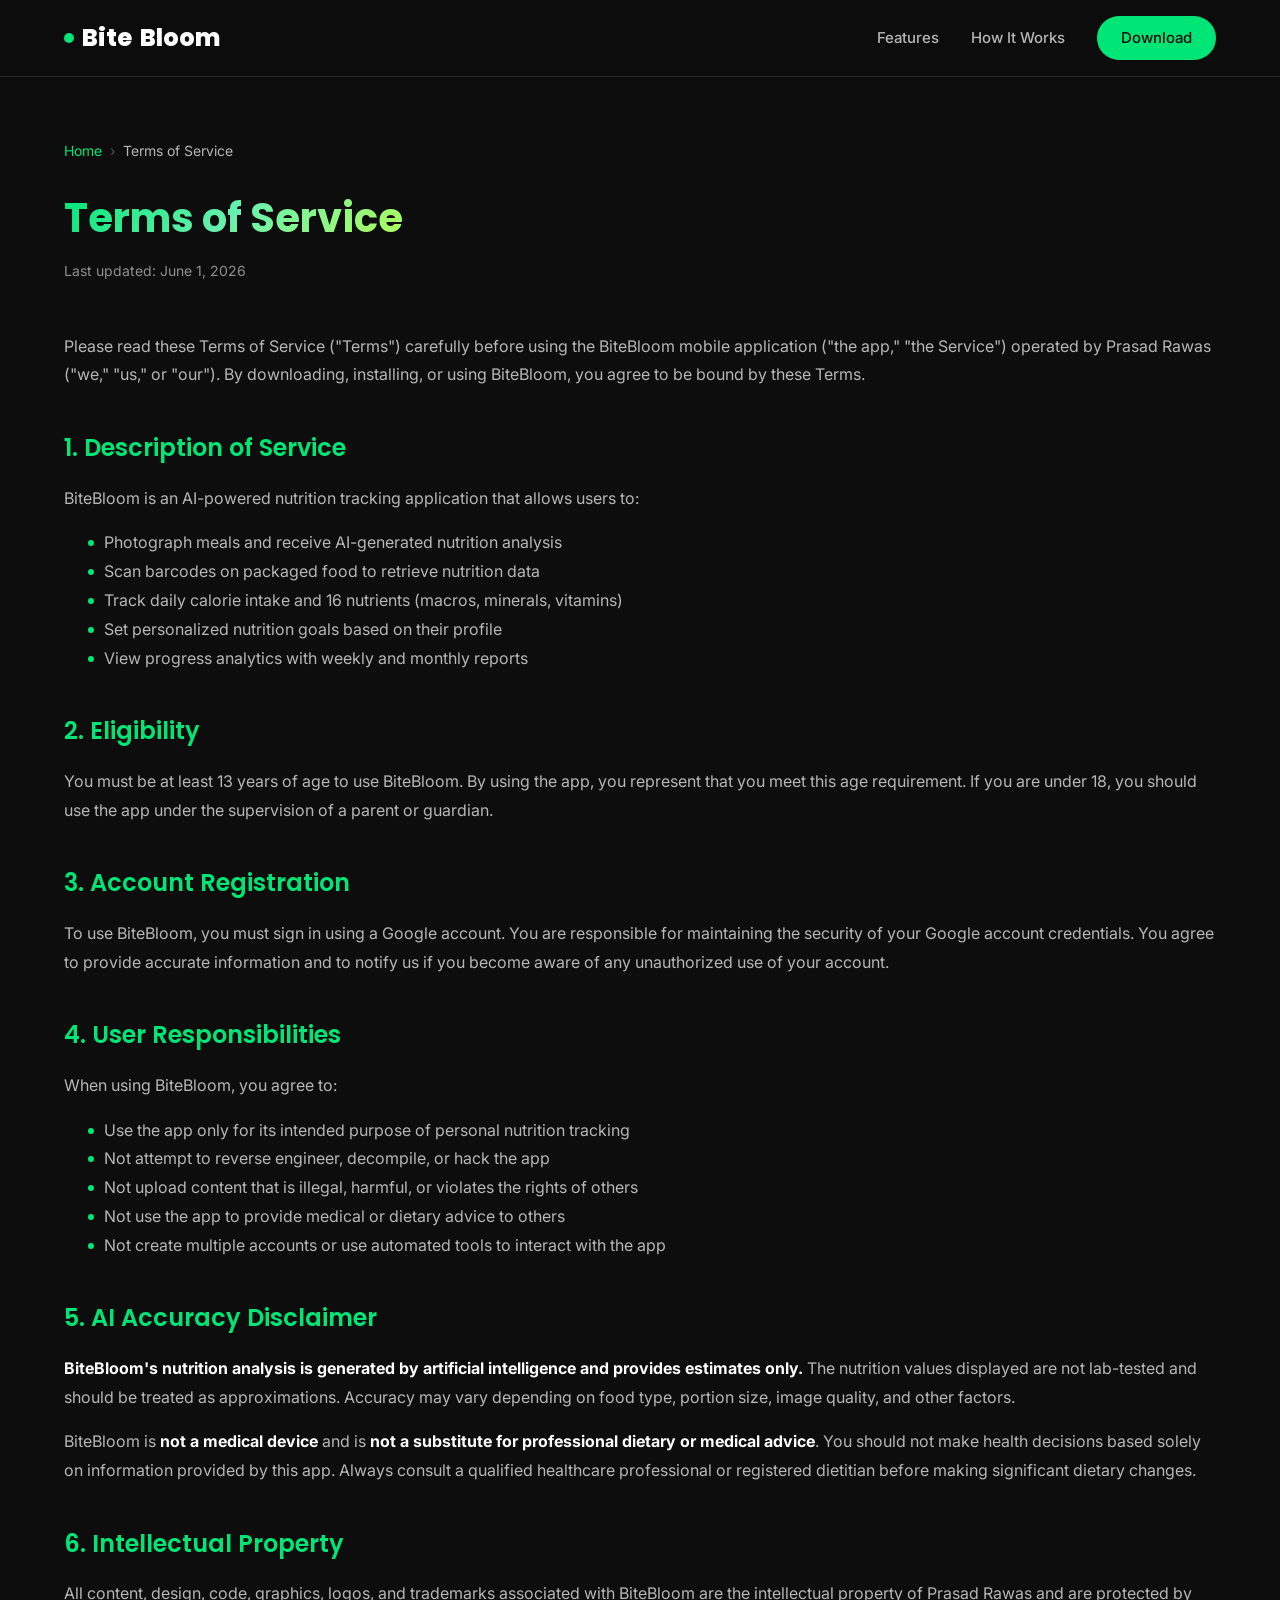
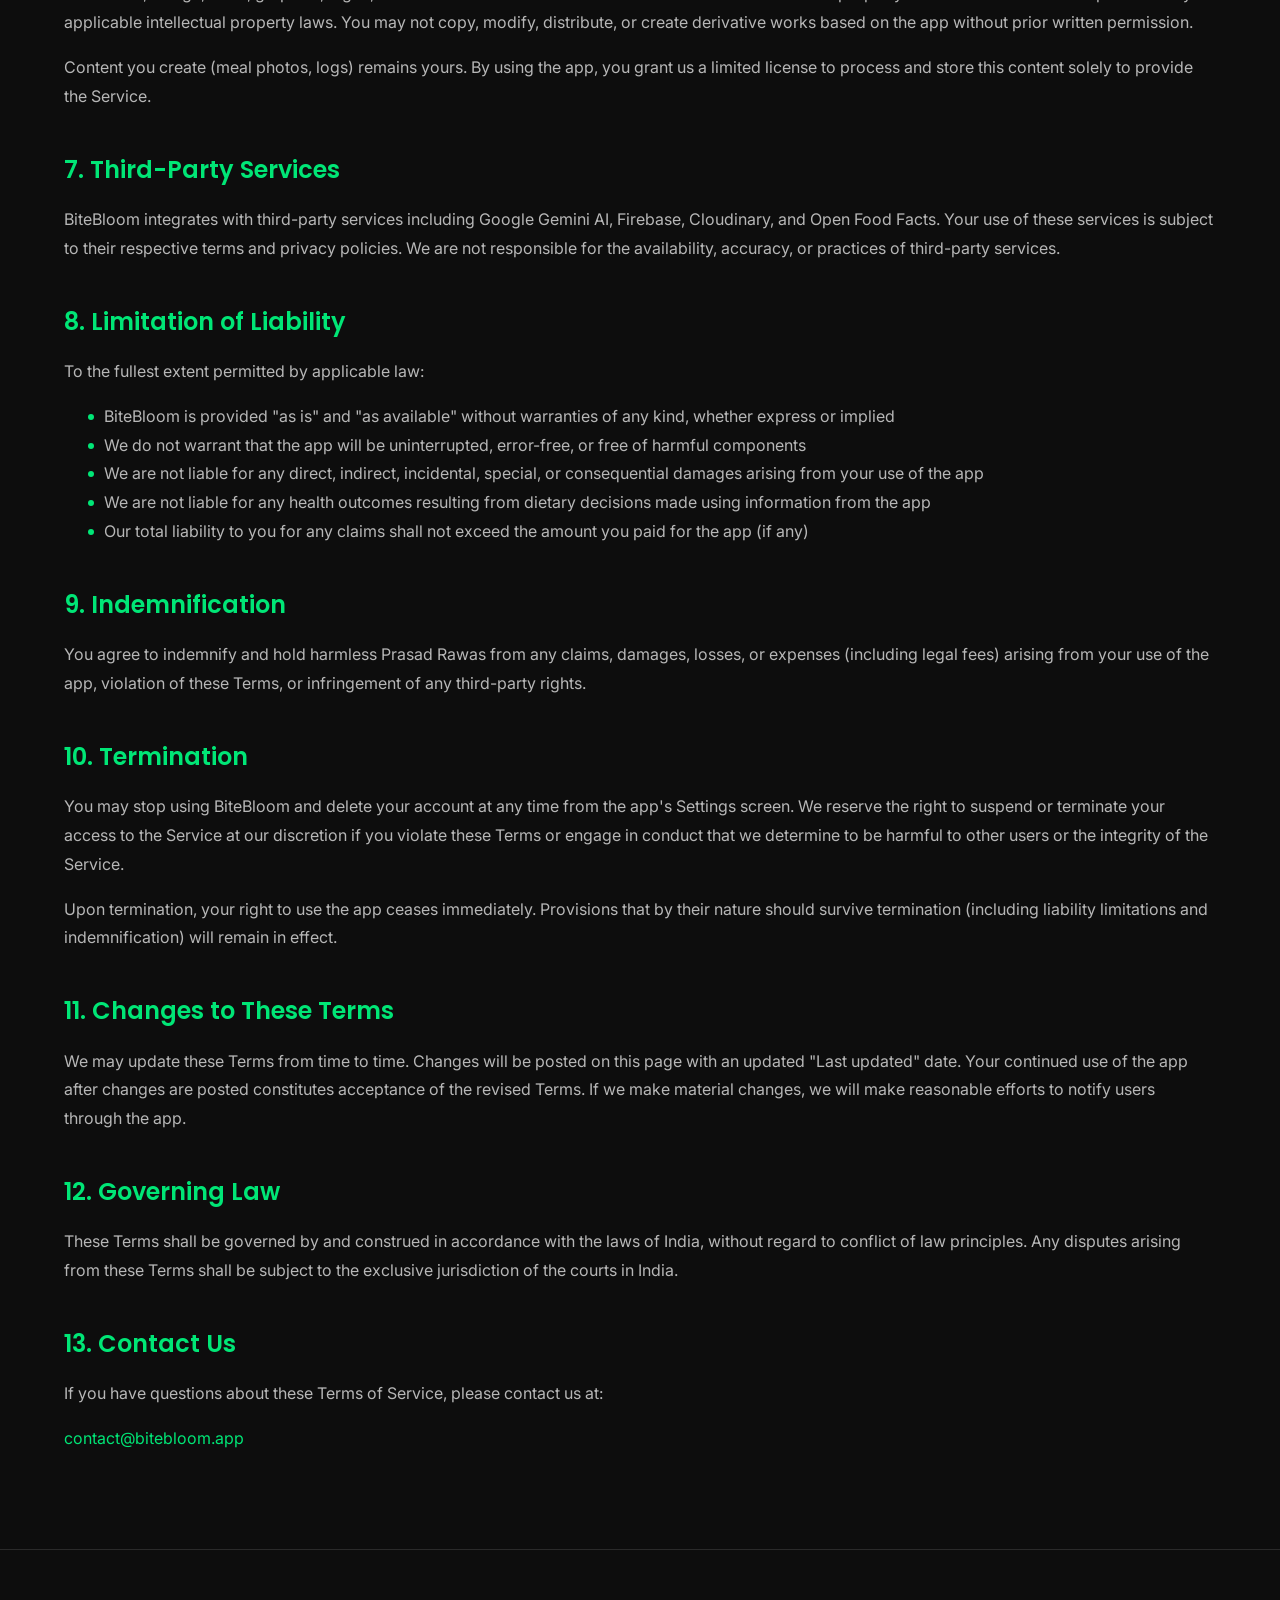
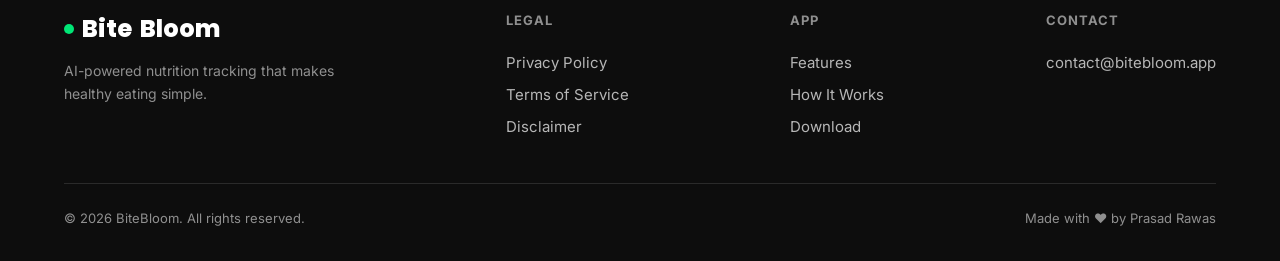
<file: docs/terms.html>
<!DOCTYPE html>
<html lang="en">
<head>
  <meta charset="UTF-8">
  <meta name="viewport" content="width=device-width, initial-scale=1.0">
  <meta name="description" content="Terms of Service for BiteBloom — read the terms and conditions governing your use of our AI nutrition tracking app.">
  <meta name="robots" content="index, follow">
  <meta name="theme-color" content="#0D0D0D">
  <meta name="apple-mobile-web-app-title" content="BiteBloom">
  <meta name="application-name" content="BiteBloom">

  <!-- Canonical URL -->
  <link rel="canonical" href="https://bitebloom.prasadrawas.online/terms.html">

  <!-- Open Graph -->
  <meta property="og:title" content="Terms of Service — BiteBloom">
  <meta property="og:description" content="Read the terms and conditions for using the BiteBloom app.">
  <meta property="og:type" content="website">
  <meta property="og:url" content="https://bitebloom.prasadrawas.online/terms.html">
  <meta property="og:image" content="https://bitebloom.prasadrawas.online/og-image.png">
  <meta property="og:site_name" content="BiteBloom">

  <!-- Twitter Card -->
  <meta name="twitter:card" content="summary_large_image">
  <meta name="twitter:title" content="Terms of Service — BiteBloom">
  <meta name="twitter:description" content="Read the terms and conditions for using the BiteBloom app.">
  <meta name="twitter:image" content="https://bitebloom.prasadrawas.online/og-image.png">

  <title>Terms of Service — BiteBloom</title>
  <link rel="icon" type="image/png" href="favicon.png">
  <link rel="apple-touch-icon" href="apple-touch-icon.png">
  <link rel="stylesheet" href="styles.css">

  <!-- Structured Data: WebPage -->
  <script type="application/ld+json">
  {
    "@context": "https://schema.org",
    "@type": "WebPage",
    "name": "Terms of Service — BiteBloom",
    "description": "Terms of Service for BiteBloom — read the terms and conditions governing your use of our AI nutrition tracking app.",
    "url": "https://bitebloom.prasadrawas.online/terms.html",
    "isPartOf": {
      "@type": "WebSite",
      "name": "BiteBloom",
      "url": "https://bitebloom.prasadrawas.online/"
    },
    "breadcrumb": {
      "@type": "BreadcrumbList",
      "itemListElement": [
        {
          "@type": "ListItem",
          "position": 1,
          "name": "Home",
          "item": "https://bitebloom.prasadrawas.online/"
        },
        {
          "@type": "ListItem",
          "position": 2,
          "name": "Terms of Service",
          "item": "https://bitebloom.prasadrawas.online/terms.html"
        }
      ]
    }
  }
  </script>
</head>
<body>

  <!-- ===== NAVBAR ===== -->
  <nav class="navbar" role="navigation" aria-label="Main navigation">
    <div class="nav-inner">
      <a href="index.html" class="nav-logo" aria-label="BiteBloom home">
        <span class="logo-dot" aria-hidden="true"></span>Bite<span class="text-accent">Bloom</span>
      </a>
      <div class="nav-links" id="navLinks">
        <a href="index.html#features">Features</a>
        <a href="index.html#how-it-works">How It Works</a>
        <a href="index.html#download" class="nav-cta">Download</a>
      </div>
      <button class="menu-toggle" id="menuToggle" aria-label="Toggle navigation menu" aria-expanded="false" aria-controls="navLinks">
        <span aria-hidden="true"></span>
        <span aria-hidden="true"></span>
        <span aria-hidden="true"></span>
      </button>
    </div>
  </nav>

  <!-- ===== CONTENT ===== -->
  <main class="legal-page" aria-labelledby="page-heading">
    <div class="container">

      <!-- Breadcrumb -->
      <nav class="breadcrumb" aria-label="Breadcrumb">
        <ol>
          <li><a href="index.html">Home</a></li>
          <li aria-current="page">Terms of Service</li>
        </ol>
      </nav>

      <h1 id="page-heading"><span class="gradient-text">Terms of Service</span></h1>
      <p class="legal-updated">Last updated: June 1, 2026</p>

      <p>Please read these Terms of Service ("Terms") carefully before using the BiteBloom mobile application ("the app," "the Service") operated by Prasad Rawas ("we," "us," or "our"). By downloading, installing, or using BiteBloom, you agree to be bound by these Terms.</p>

      <h2>1. Description of Service</h2>
      <p>BiteBloom is an AI-powered nutrition tracking application that allows users to:</p>
      <ul>
        <li>Photograph meals and receive AI-generated nutrition analysis</li>
        <li>Scan barcodes on packaged food to retrieve nutrition data</li>
        <li>Track daily calorie intake and 16 nutrients (macros, minerals, vitamins)</li>
        <li>Set personalized nutrition goals based on their profile</li>
        <li>View progress analytics with weekly and monthly reports</li>
      </ul>

      <h2>2. Eligibility</h2>
      <p>You must be at least 13 years of age to use BiteBloom. By using the app, you represent that you meet this age requirement. If you are under 18, you should use the app under the supervision of a parent or guardian.</p>

      <h2>3. Account Registration</h2>
      <p>To use BiteBloom, you must sign in using a Google account. You are responsible for maintaining the security of your Google account credentials. You agree to provide accurate information and to notify us if you become aware of any unauthorized use of your account.</p>

      <h2>4. User Responsibilities</h2>
      <p>When using BiteBloom, you agree to:</p>
      <ul>
        <li>Use the app only for its intended purpose of personal nutrition tracking</li>
        <li>Not attempt to reverse engineer, decompile, or hack the app</li>
        <li>Not upload content that is illegal, harmful, or violates the rights of others</li>
        <li>Not use the app to provide medical or dietary advice to others</li>
        <li>Not create multiple accounts or use automated tools to interact with the app</li>
      </ul>

      <h2>5. AI Accuracy Disclaimer</h2>
      <p><strong>BiteBloom's nutrition analysis is generated by artificial intelligence and provides estimates only.</strong> The nutrition values displayed are not lab-tested and should be treated as approximations. Accuracy may vary depending on food type, portion size, image quality, and other factors.</p>
      <p>BiteBloom is <strong>not a medical device</strong> and is <strong>not a substitute for professional dietary or medical advice</strong>. You should not make health decisions based solely on information provided by this app. Always consult a qualified healthcare professional or registered dietitian before making significant dietary changes.</p>

      <h2>6. Intellectual Property</h2>
      <p>All content, design, code, graphics, logos, and trademarks associated with BiteBloom are the intellectual property of Prasad Rawas and are protected by applicable intellectual property laws. You may not copy, modify, distribute, or create derivative works based on the app without prior written permission.</p>
      <p>Content you create (meal photos, logs) remains yours. By using the app, you grant us a limited license to process and store this content solely to provide the Service.</p>

      <h2>7. Third-Party Services</h2>
      <p>BiteBloom integrates with third-party services including Google Gemini AI, Firebase, Cloudinary, and Open Food Facts. Your use of these services is subject to their respective terms and privacy policies. We are not responsible for the availability, accuracy, or practices of third-party services.</p>

      <h2>8. Limitation of Liability</h2>
      <p>To the fullest extent permitted by applicable law:</p>
      <ul>
        <li>BiteBloom is provided "as is" and "as available" without warranties of any kind, whether express or implied</li>
        <li>We do not warrant that the app will be uninterrupted, error-free, or free of harmful components</li>
        <li>We are not liable for any direct, indirect, incidental, special, or consequential damages arising from your use of the app</li>
        <li>We are not liable for any health outcomes resulting from dietary decisions made using information from the app</li>
        <li>Our total liability to you for any claims shall not exceed the amount you paid for the app (if any)</li>
      </ul>

      <h2>9. Indemnification</h2>
      <p>You agree to indemnify and hold harmless Prasad Rawas from any claims, damages, losses, or expenses (including legal fees) arising from your use of the app, violation of these Terms, or infringement of any third-party rights.</p>

      <h2>10. Termination</h2>
      <p>You may stop using BiteBloom and delete your account at any time from the app's Settings screen. We reserve the right to suspend or terminate your access to the Service at our discretion if you violate these Terms or engage in conduct that we determine to be harmful to other users or the integrity of the Service.</p>
      <p>Upon termination, your right to use the app ceases immediately. Provisions that by their nature should survive termination (including liability limitations and indemnification) will remain in effect.</p>

      <h2>11. Changes to These Terms</h2>
      <p>We may update these Terms from time to time. Changes will be posted on this page with an updated "Last updated" date. Your continued use of the app after changes are posted constitutes acceptance of the revised Terms. If we make material changes, we will make reasonable efforts to notify users through the app.</p>

      <h2>12. Governing Law</h2>
      <p>These Terms shall be governed by and construed in accordance with the laws of India, without regard to conflict of law principles. Any disputes arising from these Terms shall be subject to the exclusive jurisdiction of the courts in India.</p>

      <h2>13. Contact Us</h2>
      <p>If you have questions about these Terms of Service, please contact us at:</p>
      <p><a href="mailto:contact@bitebloom.app" aria-label="Send email to BiteBloom support">contact@bitebloom.app</a></p>
    </div>
  </main>

  <!-- ===== FOOTER ===== -->
  <footer class="footer" role="contentinfo">
    <div class="container">
      <div class="footer-inner">
        <div class="footer-brand">
          <div class="nav-logo" aria-label="BiteBloom">
            <span class="logo-dot" aria-hidden="true"></span>Bite<span class="text-accent">Bloom</span>
          </div>
          <p>AI-powered nutrition tracking that makes healthy eating simple.</p>
        </div>
        <nav class="footer-links-group" aria-label="Legal pages">
          <h4>Legal</h4>
          <a href="privacy.html">Privacy Policy</a>
          <a href="terms.html">Terms of Service</a>
          <a href="disclaimer.html">Disclaimer</a>
        </nav>
        <nav class="footer-links-group" aria-label="App sections">
          <h4>App</h4>
          <a href="index.html#features">Features</a>
          <a href="index.html#how-it-works">How It Works</a>
          <a href="index.html#download">Download</a>
        </nav>
        <div class="footer-links-group">
          <h4>Contact</h4>
          <a href="mailto:contact@bitebloom.app" aria-label="Send email to BiteBloom support">contact@bitebloom.app</a>
        </div>
      </div>
      <div class="footer-bottom">
        <p>&copy; 2026 BiteBloom. All rights reserved.</p>
        <p class="made-with">Made with &#10084;&#65039; by Prasad Rawas</p>
      </div>
    </div>
  </footer>

  <script>
    const menuToggle = document.getElementById('menuToggle');
    const navLinks = document.getElementById('navLinks');
    menuToggle.addEventListener('click', () => {
      const isOpen = navLinks.classList.toggle('open');
      menuToggle.classList.toggle('active');
      menuToggle.setAttribute('aria-expanded', isOpen ? 'true' : 'false');
    });
    navLinks.querySelectorAll('a').forEach(link => {
      link.addEventListener('click', () => {
        menuToggle.classList.remove('active');
        navLinks.classList.remove('open');
        menuToggle.setAttribute('aria-expanded', 'false');
      });
    });
  </script>

</body>
</html>
</file>
<file: docs/styles.css>
/* ===== IMPORTS ===== */
/* font-display: swap is applied via &display=swap in the Google Fonts URL below */
@import url('https://fonts.googleapis.com/css2?family=Inter:wght@300;400;500;600;700&family=Poppins:wght@600;700;800&display=swap');

/* ===== CSS VARIABLES ===== */
:root {
  --bg: #0D0D0D;
  --card-surface: #1A1A2E;
  --secondary: #16213E;
  --accent: #00E676;
  --accent-glow: rgba(0, 230, 118, 0.35);
  --error: #FF5252;
  --warning: #FFD740;
  --protein: #42A5F5;
  --carbs: #FFA726;
  --fat: #EF5350;
  --fiber: #66BB6A;
  --text: #FFFFFF;
  --text-70: rgba(255, 255, 255, 0.7);
  --text-54: rgba(255, 255, 255, 0.54);
  --text-30: rgba(255, 255, 255, 0.3);
  --text-12: rgba(255, 255, 255, 0.12);
  --glass-white: rgba(255, 255, 255, 0.08);
  --glass-border: rgba(255, 255, 255, 0.12);
  --radius: 16px;
  --radius-lg: 24px;
  --font-body: 'Inter', -apple-system, BlinkMacSystemFont, sans-serif;
  --font-heading: 'Poppins', sans-serif;
}

/* ===== RESET ===== */
*, *::before, *::after {
  margin: 0;
  padding: 0;
  box-sizing: border-box;
}

html {
  scroll-behavior: smooth;
  font-size: 16px;
}

body {
  font-family: var(--font-body);
  background: var(--bg);
  color: var(--text);
  line-height: 1.6;
  overflow-x: hidden;
  -webkit-font-smoothing: antialiased;
  -moz-osx-font-smoothing: grayscale;
}

a {
  color: var(--accent);
  text-decoration: none;
  transition: opacity 0.2s;
}

a:hover {
  opacity: 0.8;
}

img {
  max-width: 100%;
  display: block;
}

ul, ol {
  list-style: none;
}

/* ===== UTILITY ===== */
.container {
  max-width: 1200px;
  margin: 0 auto;
  padding: 0 24px;
}

.gradient-text {
  background: linear-gradient(135deg, var(--accent) 0%, #69F0AE 50%, #B2FF59 100%);
  -webkit-background-clip: text;
  -webkit-text-fill-color: transparent;
  background-clip: text;
}

.section-title {
  font-family: var(--font-heading);
  font-size: 2.5rem;
  font-weight: 700;
  text-align: center;
  margin-bottom: 16px;
}

.section-subtitle {
  text-align: center;
  color: var(--text-70);
  font-size: 1.125rem;
  max-width: 600px;
  margin: 0 auto 60px;
}

.section-divider {
  width: 80px;
  height: 3px;
  background: linear-gradient(90deg, var(--accent), transparent);
  margin: 0 auto 60px;
  border: none;
}

/* ===== ANIMATIONS ===== */
@keyframes float {
  0%, 100% { transform: translateY(0); }
  50% { transform: translateY(-12px); }
}

@keyframes fadeInUp {
  from {
    opacity: 0;
    transform: translateY(30px);
  }
  to {
    opacity: 1;
    transform: translateY(0);
  }
}

@keyframes pulse-glow {
  0%, 100% { box-shadow: 0 0 20px var(--accent-glow); }
  50% { box-shadow: 0 0 40px var(--accent-glow); }
}

.fade-in {
  opacity: 0;
  transform: translateY(30px);
  transition: opacity 0.6s ease-out, transform 0.6s ease-out;
}

.fade-in.visible {
  opacity: 1;
  transform: translateY(0);
}

/* ===== HEADER / NAVBAR ===== */
.navbar {
  position: fixed;
  top: 0;
  left: 0;
  right: 0;
  z-index: 1000;
  padding: 16px 0;
  background: rgba(13, 13, 13, 0.85);
  backdrop-filter: blur(20px);
  -webkit-backdrop-filter: blur(20px);
  border-bottom: 1px solid var(--glass-border);
  transition: padding 0.3s;
}

.nav-inner {
  display: flex;
  align-items: center;
  justify-content: space-between;
  max-width: 1200px;
  margin: 0 auto;
  padding: 0 24px;
}

.nav-logo {
  font-family: var(--font-heading);
  font-size: 1.5rem;
  font-weight: 800;
  color: var(--text);
  display: flex;
  align-items: center;
  gap: 8px;
}

.nav-logo .logo-dot {
  width: 10px;
  height: 10px;
  background: var(--accent);
  border-radius: 50%;
  display: inline-block;
}

.nav-links {
  display: flex;
  align-items: center;
  gap: 32px;
}

.nav-links a {
  color: var(--text-70);
  font-size: 0.9375rem;
  font-weight: 500;
  transition: color 0.2s;
}

.nav-links a:hover {
  color: var(--accent);
  opacity: 1;
}

.nav-cta {
  background: var(--accent);
  color: var(--bg) !important;
  padding: 10px 24px;
  border-radius: 50px;
  font-weight: 600;
  font-size: 0.875rem;
  transition: box-shadow 0.3s, transform 0.2s;
}

.nav-cta:hover {
  box-shadow: 0 0 24px var(--accent-glow);
  transform: translateY(-1px);
  opacity: 1 !important;
}

/* Mobile menu toggle */
.menu-toggle {
  display: none;
  background: none;
  border: none;
  cursor: pointer;
  padding: 8px;
}

.menu-toggle span {
  display: block;
  width: 24px;
  height: 2px;
  background: var(--text);
  margin: 6px 0;
  transition: transform 0.3s, opacity 0.3s;
  border-radius: 2px;
}

.menu-toggle.active span:nth-child(1) {
  transform: rotate(45deg) translate(5px, 6px);
}

.menu-toggle.active span:nth-child(2) {
  opacity: 0;
}

.menu-toggle.active span:nth-child(3) {
  transform: rotate(-45deg) translate(5px, -6px);
}

/* ===== HERO SECTION ===== */
.hero {
  min-height: 100vh;
  display: flex;
  align-items: center;
  padding: 120px 0 80px;
  position: relative;
  overflow: hidden;
}

.hero::before {
  content: '';
  position: absolute;
  top: -200px;
  right: -200px;
  width: 600px;
  height: 600px;
  background: radial-gradient(circle, rgba(0, 230, 118, 0.08) 0%, transparent 70%);
  border-radius: 50%;
  pointer-events: none;
}

.hero::after {
  content: '';
  position: absolute;
  bottom: -100px;
  left: -200px;
  width: 400px;
  height: 400px;
  background: radial-gradient(circle, rgba(22, 33, 62, 0.5) 0%, transparent 70%);
  border-radius: 50%;
  pointer-events: none;
}

.hero-inner {
  display: flex;
  align-items: center;
  gap: 60px;
  position: relative;
  z-index: 1;
}

.hero-content {
  flex: 1;
}

.hero-badge {
  display: inline-flex;
  align-items: center;
  gap: 8px;
  padding: 8px 16px;
  background: var(--glass-white);
  border: 1px solid var(--glass-border);
  border-radius: 50px;
  font-size: 0.8125rem;
  color: var(--accent);
  font-weight: 500;
  margin-bottom: 24px;
}

.hero-badge::before {
  content: '';
  width: 8px;
  height: 8px;
  background: var(--accent);
  border-radius: 50%;
  animation: pulse-glow 2s infinite;
}

.hero h1 {
  font-family: var(--font-heading);
  font-size: 4rem;
  font-weight: 800;
  line-height: 1.1;
  margin-bottom: 8px;
}

.hero-tagline {
  font-size: 1.5rem;
  color: var(--accent);
  font-weight: 600;
  margin-bottom: 20px;
}

.hero-description {
  font-size: 1.125rem;
  color: var(--text-70);
  max-width: 500px;
  margin-bottom: 36px;
  line-height: 1.7;
}

.hero-buttons {
  display: flex;
  gap: 16px;
  flex-wrap: wrap;
}

.btn-primary {
  display: inline-flex;
  align-items: center;
  gap: 8px;
  padding: 16px 32px;
  background: var(--accent);
  color: var(--bg);
  border-radius: 50px;
  font-weight: 700;
  font-size: 1rem;
  border: none;
  cursor: pointer;
  transition: box-shadow 0.3s, transform 0.2s;
}

.btn-primary:hover {
  box-shadow: 0 0 30px var(--accent-glow);
  transform: translateY(-2px);
  opacity: 1;
  color: var(--bg);
}

.btn-secondary {
  display: inline-flex;
  align-items: center;
  gap: 8px;
  padding: 16px 32px;
  background: transparent;
  color: var(--text);
  border: 1px solid var(--glass-border);
  border-radius: 50px;
  font-weight: 600;
  font-size: 1rem;
  cursor: pointer;
  transition: border-color 0.3s, background 0.3s;
}

.btn-secondary:hover {
  border-color: var(--accent);
  background: var(--glass-white);
  opacity: 1;
  color: var(--text);
}

/* Hero mockup */
.hero-mockup {
  flex: 1;
  display: flex;
  justify-content: center;
  align-items: center;
}

.phone-frame {
  width: 280px;
  height: 560px;
  background: linear-gradient(145deg, var(--card-surface), var(--secondary));
  border-radius: 36px;
  border: 2px solid var(--glass-border);
  padding: 16px;
  position: relative;
  animation: float 6s ease-in-out infinite;
  box-shadow: 0 40px 80px rgba(0, 0, 0, 0.5);
}

.phone-screen {
  width: 100%;
  height: 100%;
  border-radius: 24px;
  background: var(--bg);
  overflow: hidden;
  display: flex;
  flex-direction: column;
  align-items: center;
  justify-content: center;
  padding: 20px;
  position: relative;
}

.phone-screen .mock-ring {
  width: 140px;
  height: 140px;
  border-radius: 50%;
  border: 6px solid var(--accent);
  border-top-color: transparent;
  display: flex;
  align-items: center;
  justify-content: center;
  margin-bottom: 20px;
  position: relative;
}

.phone-screen .mock-ring::after {
  content: '1,850';
  font-family: var(--font-heading);
  font-size: 1.5rem;
  font-weight: 700;
  color: var(--text);
}

.mock-macros {
  display: flex;
  gap: 16px;
  margin-bottom: 16px;
}

.mock-macro {
  text-align: center;
}

.mock-macro-bar {
  width: 36px;
  height: 4px;
  border-radius: 2px;
  margin: 0 auto 4px;
}

.mock-macro span {
  font-size: 0.625rem;
  color: var(--text-54);
}

.mock-items {
  width: 100%;
  display: flex;
  flex-direction: column;
  gap: 8px;
}

.mock-item {
  background: var(--glass-white);
  border-radius: 8px;
  padding: 8px 12px;
  display: flex;
  justify-content: space-between;
  align-items: center;
}

.mock-item-name {
  font-size: 0.6875rem;
  color: var(--text-70);
}

.mock-item-cal {
  font-size: 0.6875rem;
  color: var(--accent);
  font-weight: 600;
}

/* ===== FEATURES SECTION ===== */
.features {
  padding: 100px 0;
}

.features-grid {
  display: grid;
  grid-template-columns: repeat(3, 1fr);
  gap: 24px;
}

.feature-card {
  background: var(--glass-white);
  backdrop-filter: blur(12px);
  -webkit-backdrop-filter: blur(12px);
  border: 1px solid var(--glass-border);
  border-radius: var(--radius-lg);
  padding: 36px 28px;
  transition: transform 0.3s, box-shadow 0.3s, border-color 0.3s;
  position: relative;
  overflow: hidden;
}

.feature-card::before {
  content: '';
  position: absolute;
  top: 0;
  left: 0;
  right: 0;
  height: 2px;
  background: linear-gradient(90deg, transparent, var(--accent), transparent);
  opacity: 0;
  transition: opacity 0.3s;
}

.feature-card:hover {
  transform: translateY(-4px);
  box-shadow: 0 20px 60px rgba(0, 0, 0, 0.3);
  border-color: rgba(0, 230, 118, 0.2);
}

.feature-card:hover::before {
  opacity: 1;
}

.feature-icon {
  font-size: 2.5rem;
  margin-bottom: 20px;
  display: block;
}

.feature-card h3 {
  font-family: var(--font-heading);
  font-size: 1.25rem;
  font-weight: 600;
  margin-bottom: 12px;
}

.feature-card p {
  color: var(--text-54);
  font-size: 0.9375rem;
  line-height: 1.6;
}

/* ===== HOW IT WORKS ===== */
.how-it-works {
  padding: 100px 0;
  background: linear-gradient(180deg, transparent, rgba(26, 26, 46, 0.2), transparent);
}

.steps {
  display: flex;
  align-items: flex-start;
  justify-content: center;
  gap: 0;
  position: relative;
  max-width: 900px;
  margin: 0 auto;
}

.step {
  flex: 1;
  text-align: center;
  padding: 0 24px;
  position: relative;
}

.step-number {
  width: 72px;
  height: 72px;
  border-radius: 50%;
  background: linear-gradient(135deg, var(--accent), #69F0AE);
  display: flex;
  align-items: center;
  justify-content: center;
  font-family: var(--font-heading);
  font-size: 1.5rem;
  font-weight: 700;
  color: var(--bg);
  margin: 0 auto 24px;
  position: relative;
  z-index: 2;
}

.step-connector {
  position: absolute;
  top: 36px;
  left: calc(50% + 36px);
  width: calc(100% - 72px);
  height: 2px;
  background: linear-gradient(90deg, var(--accent), var(--text-30));
  z-index: 1;
}

.step:last-child .step-connector {
  display: none;
}

.step h3 {
  font-family: var(--font-heading);
  font-size: 1.375rem;
  font-weight: 600;
  margin-bottom: 8px;
}

.step p {
  color: var(--text-54);
  font-size: 0.9375rem;
  max-width: 240px;
  margin: 0 auto;
}

/* ===== DASHBOARD PREVIEW ===== */
.dashboard-preview {
  padding: 100px 0;
}

.dashboard-inner {
  display: flex;
  align-items: center;
  gap: 60px;
}

.dashboard-content {
  flex: 1;
}

.dashboard-content h2 {
  font-family: var(--font-heading);
  font-size: 2.5rem;
  font-weight: 700;
  margin-bottom: 20px;
  line-height: 1.2;
}

.dashboard-content > p {
  color: var(--text-70);
  font-size: 1.0625rem;
  margin-bottom: 32px;
  line-height: 1.7;
}

.dashboard-features {
  display: flex;
  flex-direction: column;
  gap: 20px;
}

.dashboard-feature {
  display: flex;
  align-items: flex-start;
  gap: 16px;
}

.dashboard-feature-icon {
  width: 48px;
  height: 48px;
  border-radius: 12px;
  background: var(--glass-white);
  border: 1px solid var(--glass-border);
  display: flex;
  align-items: center;
  justify-content: center;
  font-size: 1.25rem;
  flex-shrink: 0;
}

.dashboard-feature h4 {
  font-size: 1rem;
  font-weight: 600;
  margin-bottom: 4px;
}

.dashboard-feature p {
  color: var(--text-54);
  font-size: 0.875rem;
}

.dashboard-mockup {
  flex: 1;
  display: flex;
  justify-content: center;
}

.dashboard-card {
  width: 100%;
  max-width: 440px;
  background: var(--card-surface);
  border-radius: var(--radius-lg);
  border: 1px solid var(--glass-border);
  padding: 32px;
  box-shadow: 0 40px 80px rgba(0, 0, 0, 0.4);
}

.dash-header {
  display: flex;
  justify-content: space-between;
  align-items: center;
  margin-bottom: 28px;
}

.dash-header h4 {
  font-size: 1rem;
  font-weight: 600;
}

.dash-header span {
  color: var(--text-54);
  font-size: 0.8125rem;
}

.dash-ring-area {
  display: flex;
  justify-content: center;
  margin-bottom: 28px;
}

.dash-ring {
  width: 160px;
  height: 160px;
  border-radius: 50%;
  border: 8px solid var(--text-12);
  position: relative;
  display: flex;
  align-items: center;
  justify-content: center;
  flex-direction: column;
}

.dash-ring::before {
  content: '';
  position: absolute;
  inset: -8px;
  border-radius: 50%;
  border: 8px solid transparent;
  border-top-color: var(--accent);
  border-right-color: var(--accent);
  border-bottom-color: var(--accent);
  transform: rotate(-30deg);
}

.dash-ring .cal-num {
  font-family: var(--font-heading);
  font-size: 2rem;
  font-weight: 700;
}

.dash-ring .cal-label {
  font-size: 0.75rem;
  color: var(--text-54);
}

.dash-macros {
  display: flex;
  justify-content: space-between;
  margin-bottom: 28px;
}

.dash-macro {
  text-align: center;
  flex: 1;
}

.dash-macro-label {
  font-size: 0.6875rem;
  color: var(--text-54);
  text-transform: uppercase;
  letter-spacing: 0.5px;
  margin-bottom: 8px;
  display: block;
}

.dash-macro-bar {
  height: 4px;
  border-radius: 2px;
  background: var(--text-12);
  margin: 0 8px 8px;
  position: relative;
  overflow: hidden;
}

.dash-macro-bar::after {
  content: '';
  position: absolute;
  left: 0;
  top: 0;
  height: 100%;
  border-radius: 2px;
}

.dash-macro.protein .dash-macro-bar::after {
  width: 65%;
  background: var(--protein);
}

.dash-macro.carbs .dash-macro-bar::after {
  width: 50%;
  background: var(--carbs);
}

.dash-macro.fat .dash-macro-bar::after {
  width: 40%;
  background: var(--fat);
}

.dash-macro-value {
  font-size: 0.8125rem;
  font-weight: 600;
}

.dash-meals h5 {
  font-size: 0.75rem;
  color: var(--text-54);
  text-transform: uppercase;
  letter-spacing: 0.5px;
  margin-bottom: 12px;
}

.dash-meal-item {
  display: flex;
  align-items: center;
  justify-content: space-between;
  padding: 10px 0;
  border-bottom: 1px solid var(--text-12);
}

.dash-meal-item:last-child {
  border-bottom: none;
}

.dash-meal-info {
  display: flex;
  align-items: center;
  gap: 10px;
}

.dash-meal-dot {
  width: 8px;
  height: 8px;
  border-radius: 50%;
}

.dash-meal-name {
  font-size: 0.8125rem;
}

.dash-meal-cal {
  font-size: 0.8125rem;
  color: var(--accent);
  font-weight: 600;
}

/* ===== CTA SECTION ===== */
.cta {
  padding: 100px 0;
  text-align: center;
  position: relative;
}

.cta::before {
  content: '';
  position: absolute;
  inset: 0;
  background: radial-gradient(ellipse at center, rgba(0, 230, 118, 0.06) 0%, transparent 70%);
  pointer-events: none;
}

.cta-inner {
  position: relative;
  z-index: 1;
}

.cta h2 {
  font-family: var(--font-heading);
  font-size: 3rem;
  font-weight: 800;
  margin-bottom: 16px;
}

.cta > .cta-inner > p {
  color: var(--text-70);
  font-size: 1.125rem;
  max-width: 500px;
  margin: 0 auto 40px;
}

.cta-buttons {
  display: flex;
  justify-content: center;
  gap: 16px;
  flex-wrap: wrap;
}

.store-badge {
  display: inline-flex;
  align-items: center;
  gap: 12px;
  padding: 14px 28px;
  background: var(--card-surface);
  border: 1px solid var(--glass-border);
  border-radius: var(--radius);
  transition: border-color 0.3s, transform 0.2s;
}

.store-badge:hover {
  border-color: var(--accent);
  transform: translateY(-2px);
  opacity: 1;
}

.store-badge-icon {
  font-size: 1.75rem;
}

.store-badge-text {
  text-align: left;
}

.store-badge-text small {
  font-size: 0.625rem;
  color: var(--text-54);
  text-transform: uppercase;
  letter-spacing: 0.5px;
  display: block;
}

.store-badge-text span {
  font-size: 1rem;
  font-weight: 600;
  color: var(--text);
}

/* ===== FOOTER ===== */
.footer {
  padding: 60px 0 32px;
  border-top: 1px solid var(--text-12);
}

.footer-inner {
  display: flex;
  justify-content: space-between;
  align-items: flex-start;
  margin-bottom: 40px;
  flex-wrap: wrap;
  gap: 32px;
}

.footer-brand {
  max-width: 280px;
}

.footer-brand .nav-logo {
  margin-bottom: 12px;
}

.footer-brand p {
  color: var(--text-54);
  font-size: 0.875rem;
  line-height: 1.6;
}

.footer-links-group h4 {
  font-size: 0.8125rem;
  text-transform: uppercase;
  letter-spacing: 1px;
  color: var(--text-54);
  margin-bottom: 16px;
}

.footer-links-group a {
  display: block;
  color: var(--text-70);
  font-size: 0.9375rem;
  padding: 4px 0;
  transition: color 0.2s;
}

.footer-links-group a:hover {
  color: var(--accent);
  opacity: 1;
}

.footer-bottom {
  display: flex;
  justify-content: space-between;
  align-items: center;
  padding-top: 24px;
  border-top: 1px solid var(--text-12);
  flex-wrap: wrap;
  gap: 12px;
}

.footer-bottom p {
  color: var(--text-54);
  font-size: 0.8125rem;
}

.footer-bottom .made-with {
  color: var(--text-54);
  font-size: 0.8125rem;
}

/* ===== LEGAL PAGES ===== */
.legal-page {
  padding: 140px 0 80px;
  min-height: 100vh;
}

.legal-page h1 {
  font-family: var(--font-heading);
  font-size: 2.5rem;
  font-weight: 700;
  margin-bottom: 8px;
}

.legal-page .legal-updated {
  color: var(--text-54);
  font-size: 0.875rem;
  margin-bottom: 48px;
}

.legal-page h2 {
  font-family: var(--font-heading);
  font-size: 1.5rem;
  font-weight: 600;
  margin-top: 40px;
  margin-bottom: 16px;
  color: var(--accent);
}

.legal-page p {
  color: var(--text-70);
  font-size: 1rem;
  line-height: 1.8;
  margin-bottom: 16px;
}

.legal-page ul {
  margin-bottom: 16px;
  padding-left: 24px;
}

.legal-page ul li {
  color: var(--text-70);
  font-size: 1rem;
  line-height: 1.8;
  position: relative;
  padding-left: 16px;
}

.legal-page ul li::before {
  content: '';
  position: absolute;
  left: 0;
  top: 12px;
  width: 6px;
  height: 6px;
  border-radius: 50%;
  background: var(--accent);
}

.legal-page a {
  color: var(--accent);
}

.legal-page strong {
  color: var(--text);
}

/* ===== BREADCRUMB ===== */
.breadcrumb {
  margin-bottom: 24px;
}

.breadcrumb ol {
  display: flex;
  align-items: center;
  gap: 8px;
  flex-wrap: wrap;
  list-style: none;
  padding: 0;
  margin: 0;
}

.breadcrumb li {
  display: flex;
  align-items: center;
  font-size: 0.875rem;
  color: var(--text-54);
}

.breadcrumb li + li::before {
  content: '›';
  margin-right: 8px;
  color: var(--text-30);
}

.breadcrumb a {
  color: var(--accent);
  text-decoration: none;
}

.breadcrumb a:hover {
  opacity: 0.8;
}

.breadcrumb li[aria-current="page"] {
  color: var(--text-70);
}

/* ===== RESPONSIVE ===== */
@media (max-width: 1200px) {
  .hero h1 {
    font-size: 3.25rem;
  }
}

@media (max-width: 768px) {
  .nav-links {
    position: fixed;
    top: 0;
    right: -100%;
    width: 280px;
    height: 100vh;
    background: var(--card-surface);
    flex-direction: column;
    padding: 80px 32px 32px;
    gap: 24px;
    transition: right 0.3s ease;
    border-left: 1px solid var(--glass-border);
  }

  .nav-links.open {
    right: 0;
  }

  .menu-toggle {
    display: block;
    z-index: 1001;
  }

  .hero-inner {
    flex-direction: column;
    text-align: center;
  }

  .hero h1 {
    font-size: 2.5rem;
  }

  .hero-tagline {
    font-size: 1.25rem;
  }

  .hero-description {
    margin: 0 auto 32px;
  }

  .hero-buttons {
    justify-content: center;
  }

  .hero-mockup {
    order: -1;
  }

  .phone-frame {
    width: 220px;
    height: 440px;
  }

  .features-grid {
    grid-template-columns: 1fr;
  }

  .steps {
    flex-direction: column;
    gap: 40px;
  }

  .step-connector {
    display: none;
  }

  .dashboard-inner {
    flex-direction: column;
  }

  .dashboard-content h2 {
    font-size: 2rem;
  }

  .section-title {
    font-size: 2rem;
  }

  .cta h2 {
    font-size: 2rem;
  }

  .footer-inner {
    flex-direction: column;
  }

  .footer-bottom {
    flex-direction: column;
    text-align: center;
  }

  .legal-page h1 {
    font-size: 2rem;
  }
}

@media (min-width: 769px) and (max-width: 1200px) {
  .features-grid {
    grid-template-columns: repeat(2, 1fr);
  }
}
</file>
